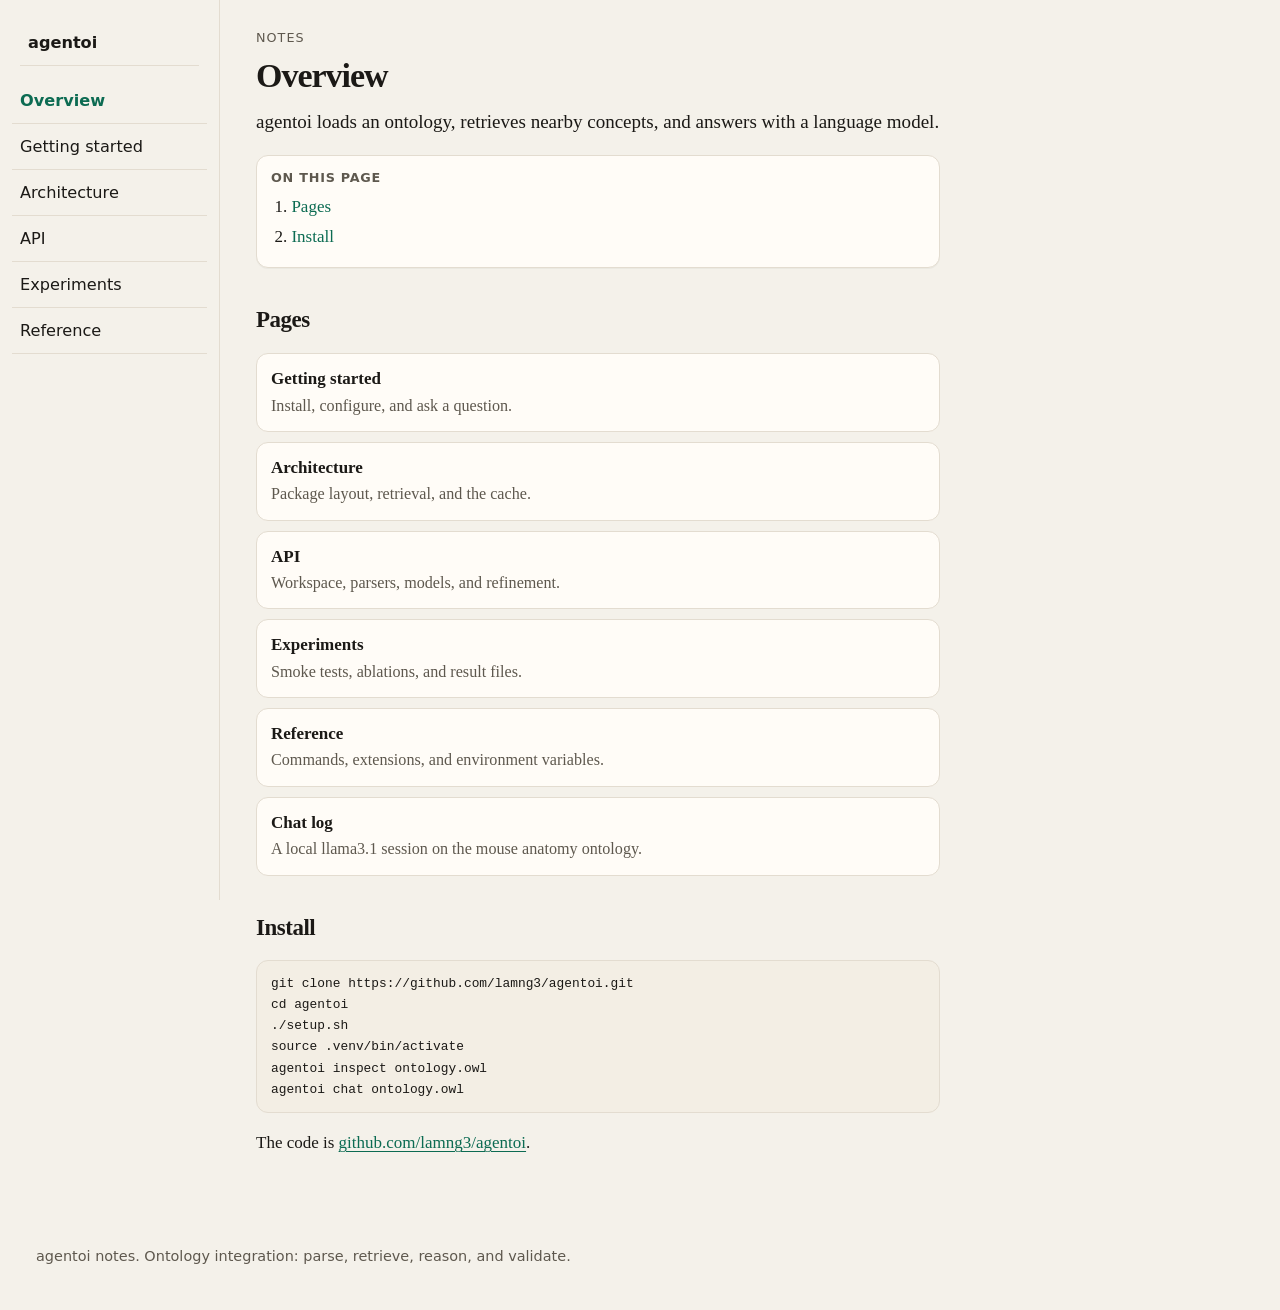
<file: index.html>
<!DOCTYPE html>
<html lang="en">
<head>
<meta charset="utf-8">
<meta name="viewport" content="width=device-width, initial-scale=1">
<title>Overview — agentoi</title>
<meta name="description" content="agentoi documentation: install, architecture, API, and experiments.">
<link rel="stylesheet" href="style.css">
</head>
<body>
<a class="skip" href="#content">Skip to content</a>
<header class="top">
  <a class="brand" href="index.html">agentoi</a>
  <label class="nav-button" for="nav-toggle">Menu</label>
</header>
<input id="nav-toggle" class="nav-toggle" type="checkbox">
<div class="layout">
<nav class="nav">
<a class="brand-desk" href="index.html">agentoi</a><a href="index.html" aria-current="page">Overview</a><a href="getting-started.html">Getting started</a><a href="architecture.html">Architecture</a><a href="api.html">API</a><a href="experiments.html">Experiments</a><a href="reference.html">Reference</a>
</nav>
<main id="content">
<p class="kicker">Notes</p>
<h1>Overview</h1>
<p class="lede">agentoi loads an ontology, retrieves nearby concepts, and answers with a language model.</p>

<nav class="toc"><strong>On this page</strong><ol><li><a href="#pages">Pages</a></li><li><a href="#install">Install</a></li></ol></nav>
<h2 id="pages">Pages</h2>
<div class="cards">
<a class="card" href="getting-started.html"><strong>Getting started</strong><span>Install, configure, and ask a question.</span></a>
<a class="card" href="architecture.html"><strong>Architecture</strong><span>Package layout, retrieval, and the cache.</span></a>
<a class="card" href="api.html"><strong>API</strong><span>Workspace, parsers, models, and refinement.</span></a>
<a class="card" href="experiments.html"><strong>Experiments</strong><span>Smoke tests, ablations, and result files.</span></a>
<a class="card" href="reference.html"><strong>Reference</strong><span>Commands, extensions, and environment variables.</span></a>
<a class="card" href="chat-log.html"><strong>Chat log</strong><span>A local llama3.1 session on the mouse anatomy ontology.</span></a>
</div>
<h2 id="install">Install</h2>
<pre><code>git clone https://github.com/lamng3/agentoi.git
cd agentoi
./setup.sh
source .venv/bin/activate
agentoi inspect ontology.owl
agentoi chat ontology.owl</code></pre>
<p>The code is <a href="https://github.com/lamng3/agentoi">github.com/lamng3/agentoi</a>.</p>

</main>
</div>
<footer class="site">agentoi notes. Ontology integration: parse, retrieve, reason, and validate.</footer>
</body>
</html>
</file>
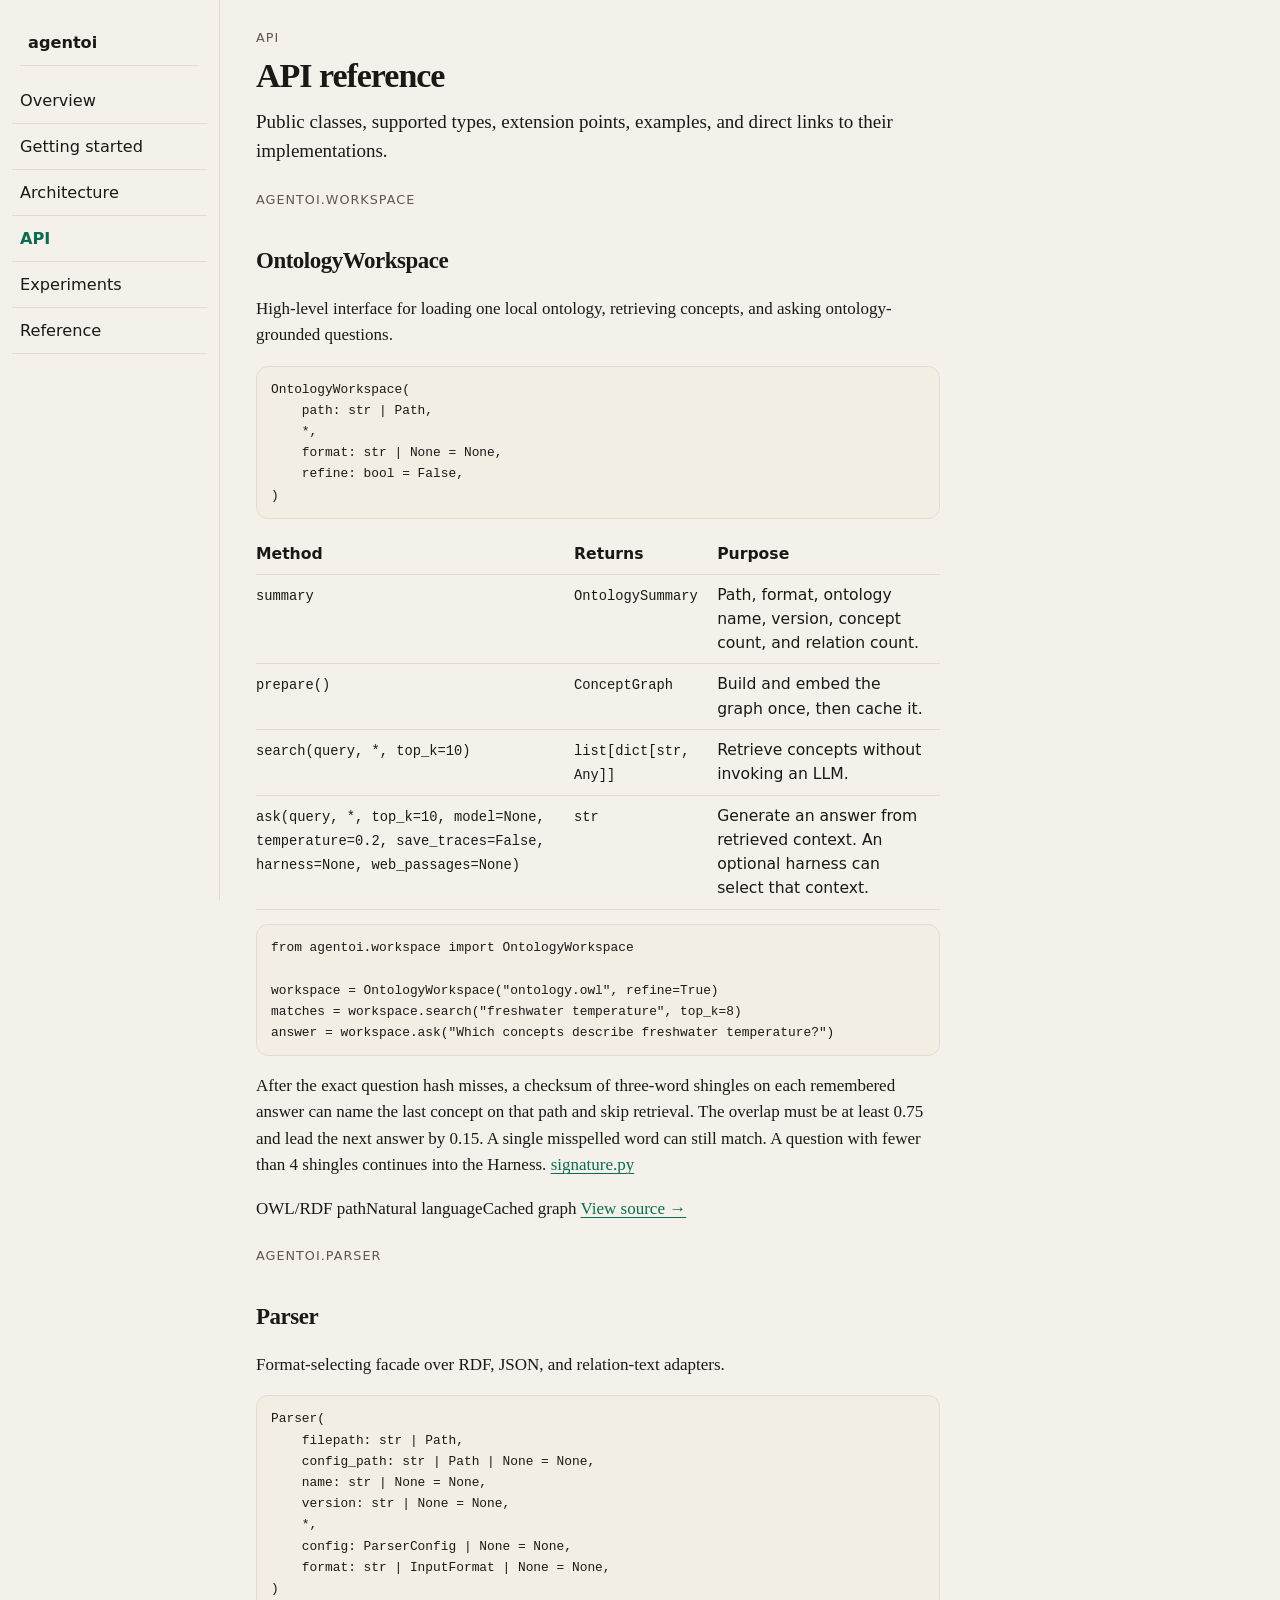
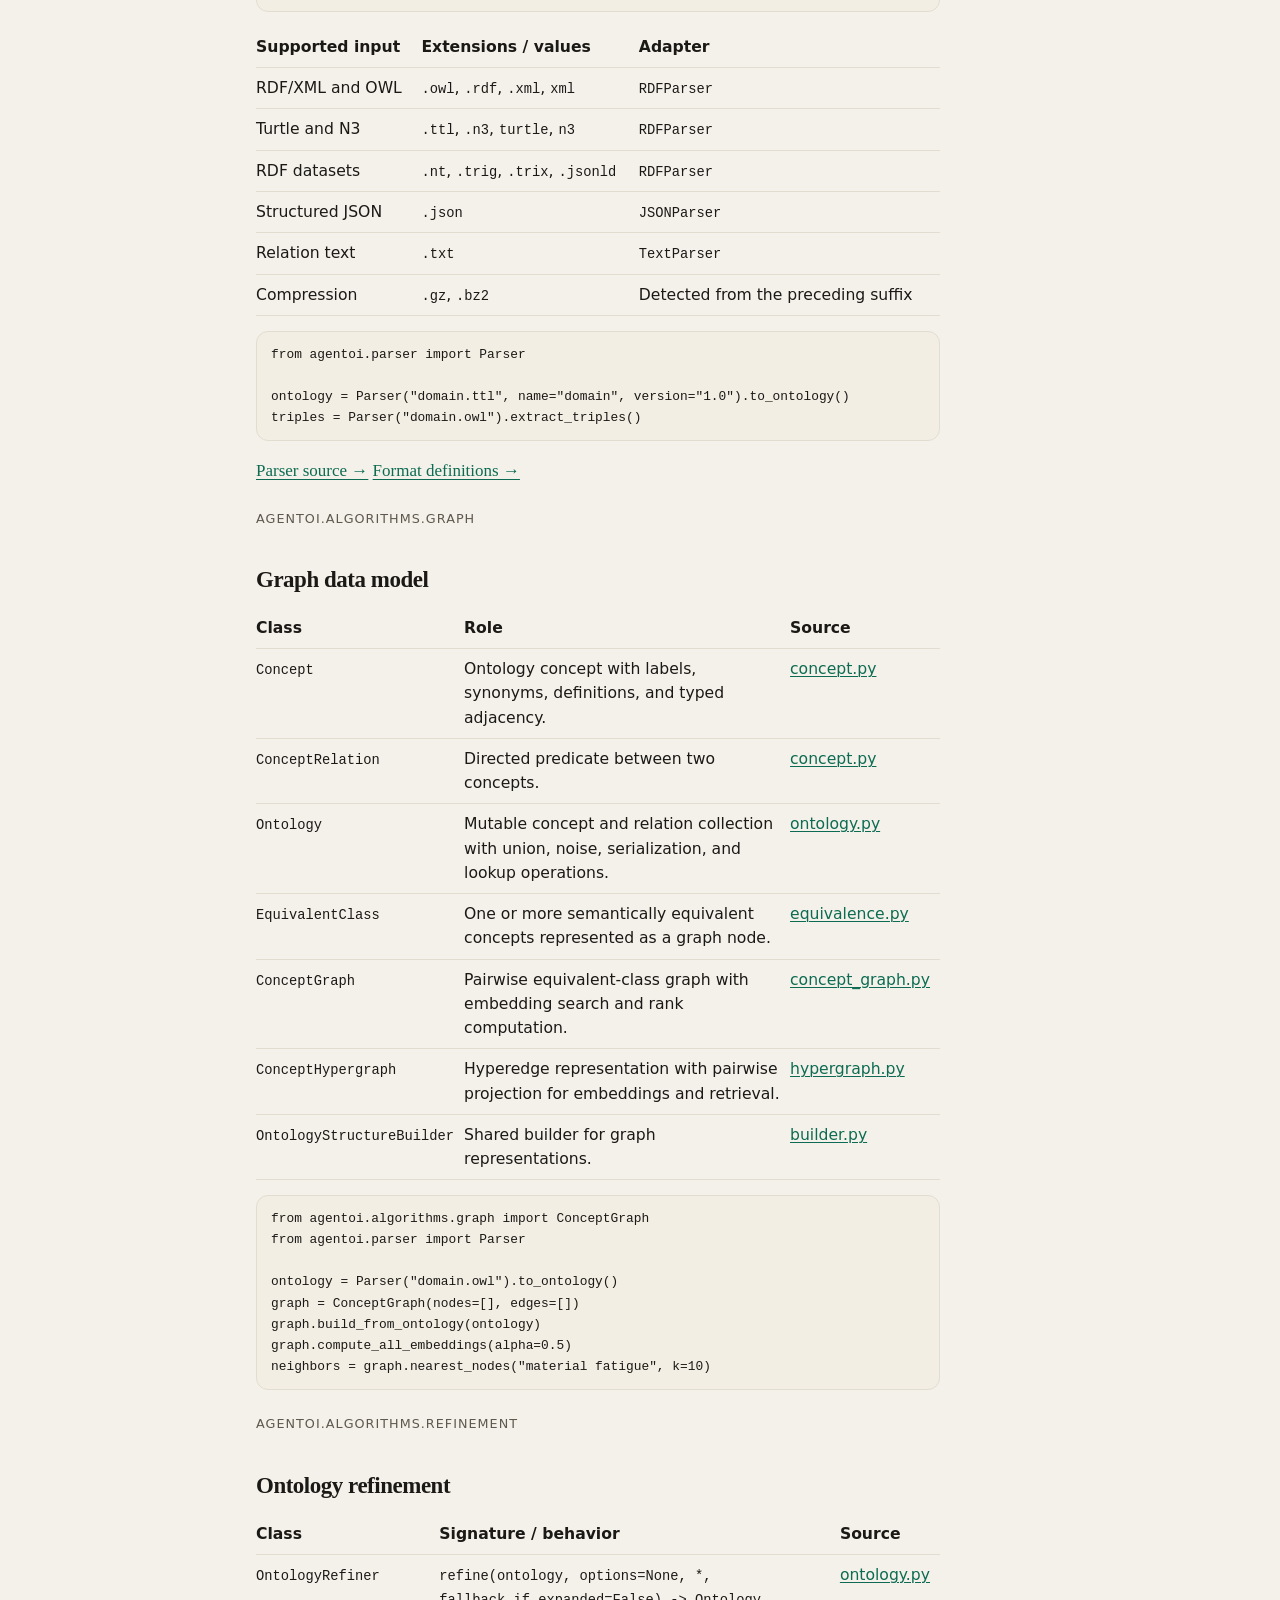
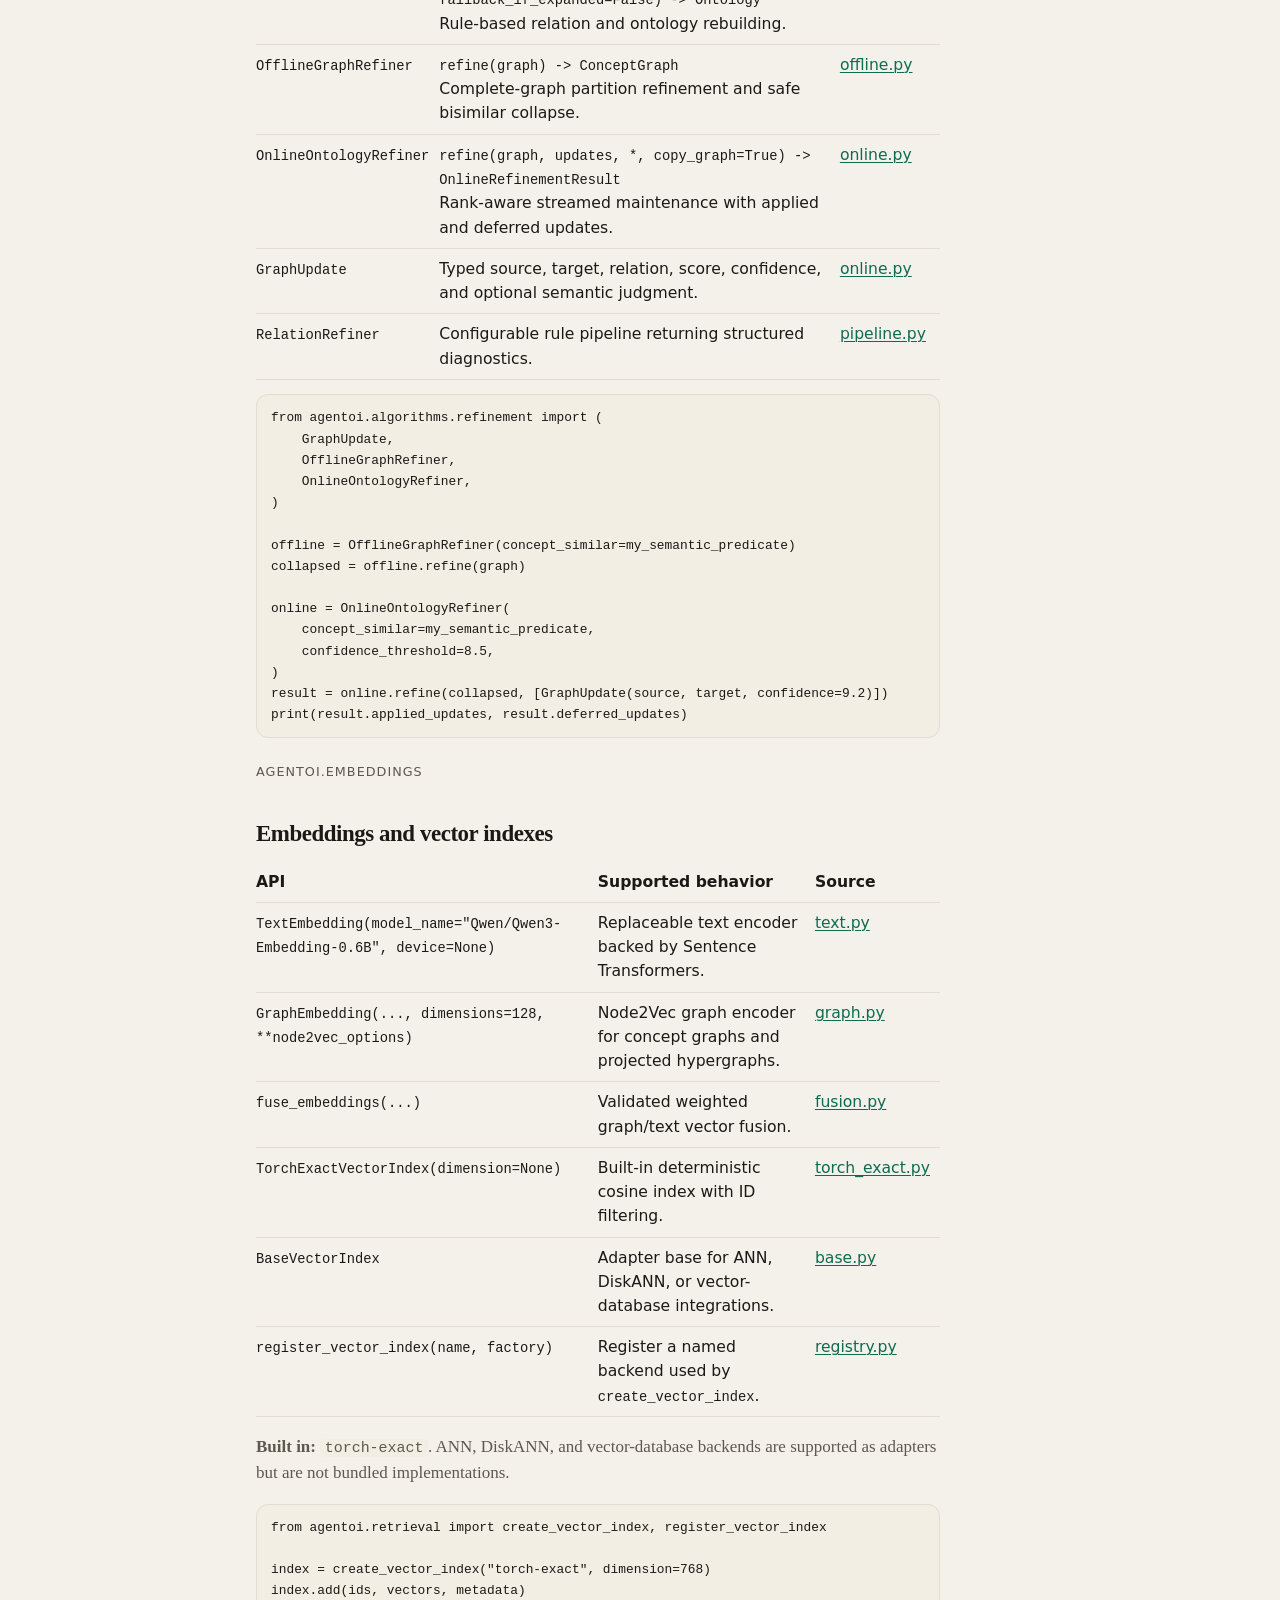
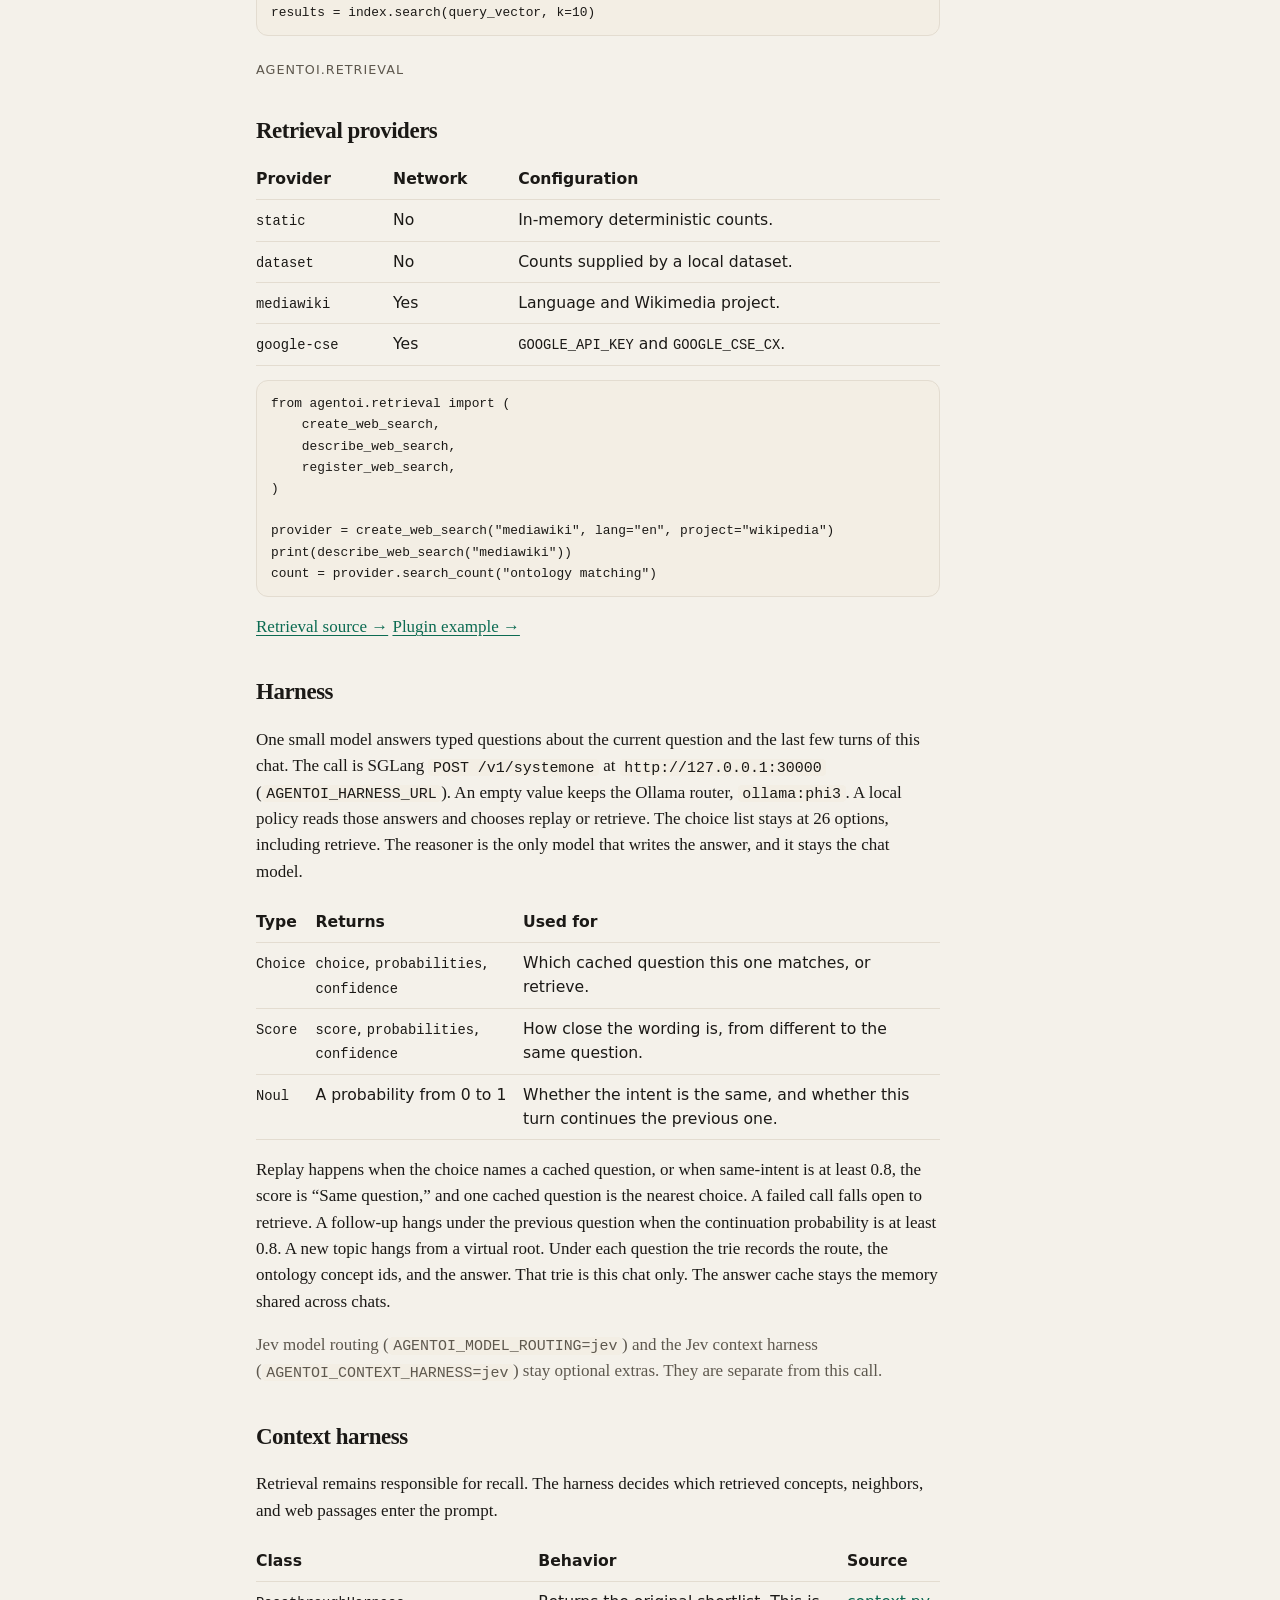
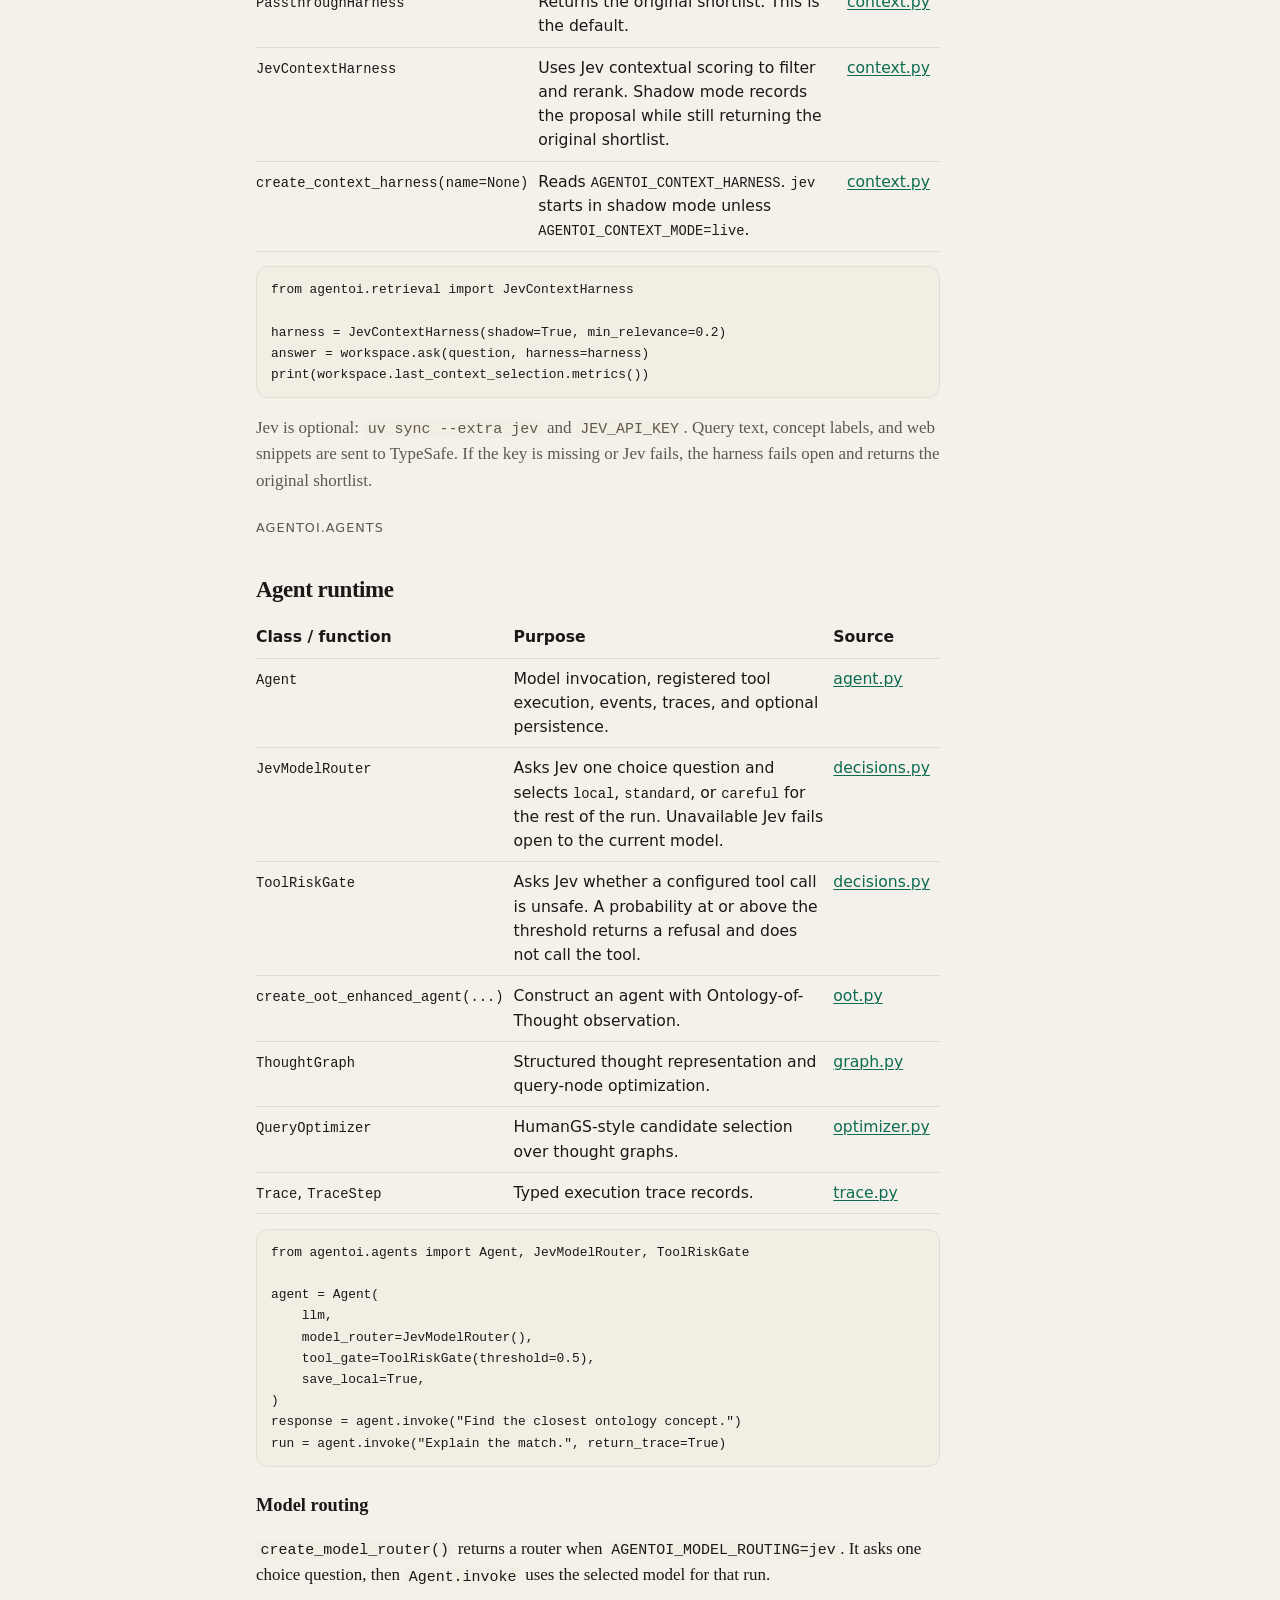
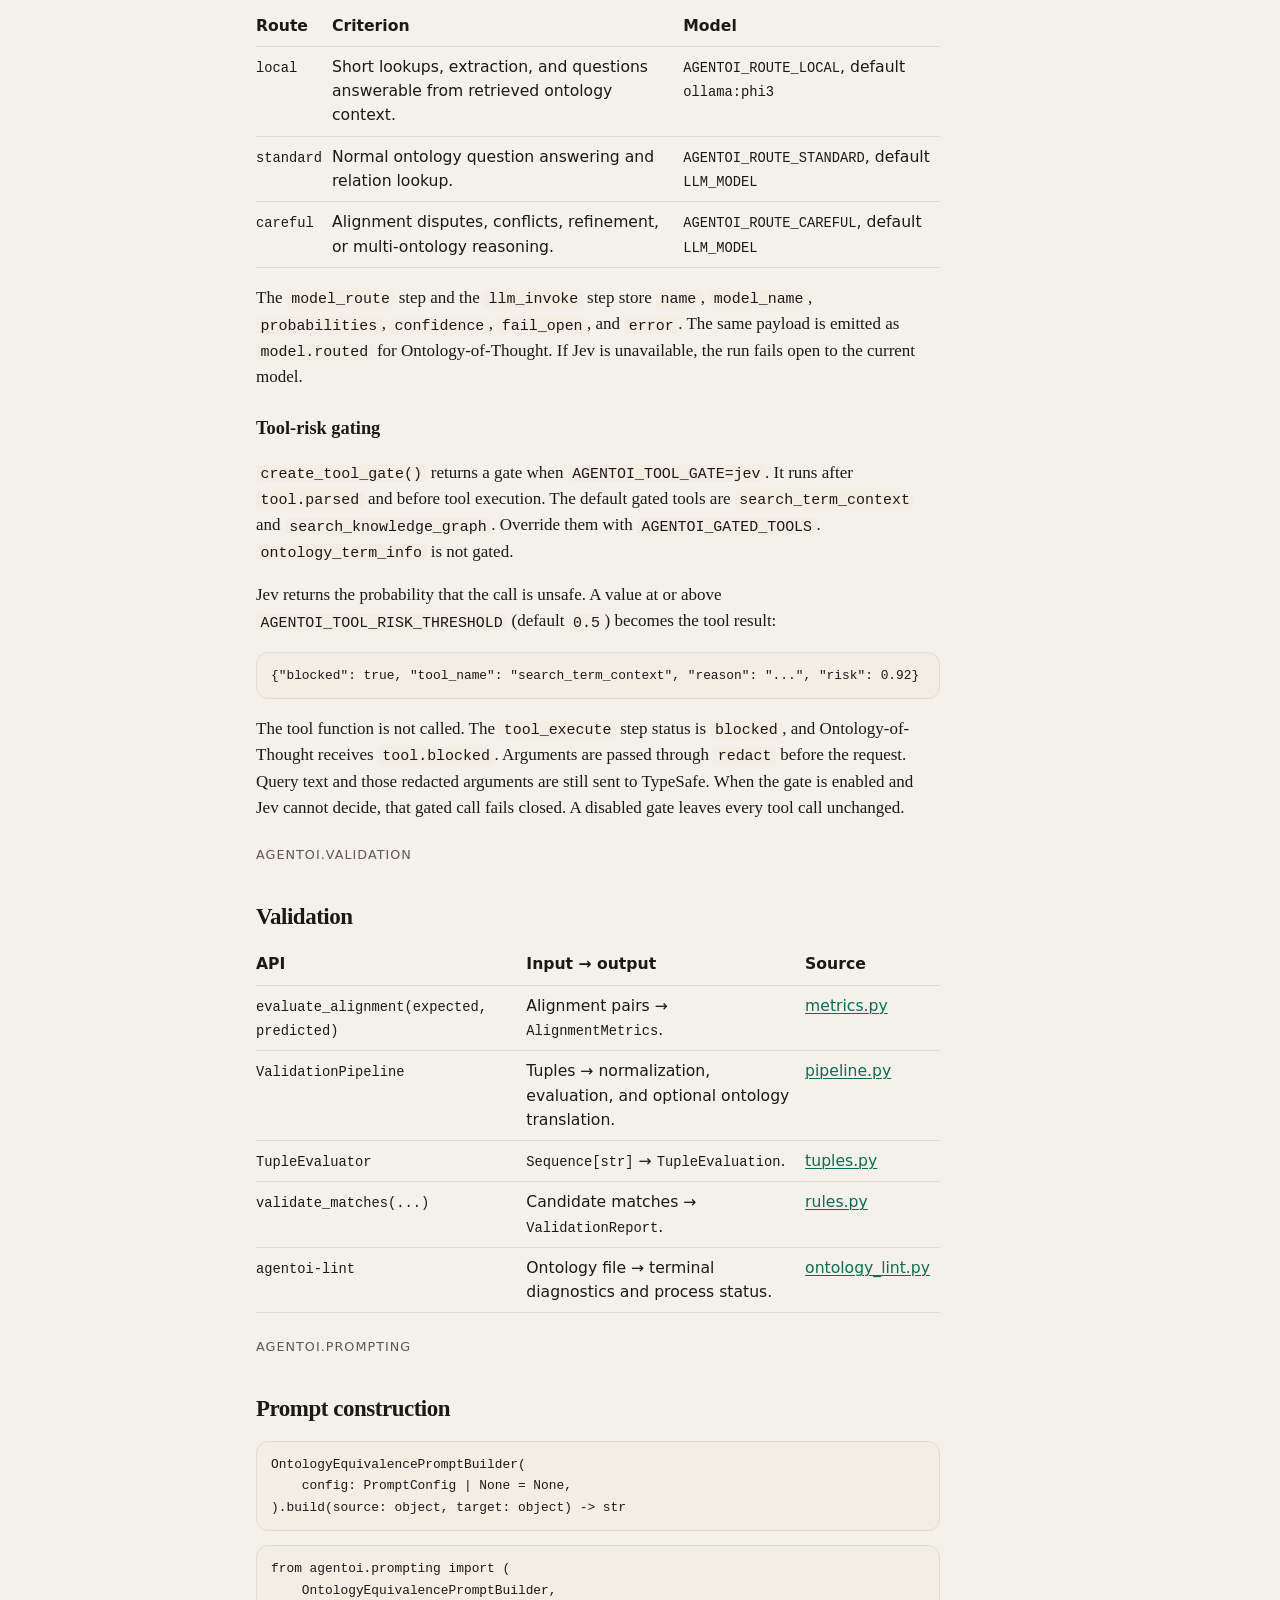
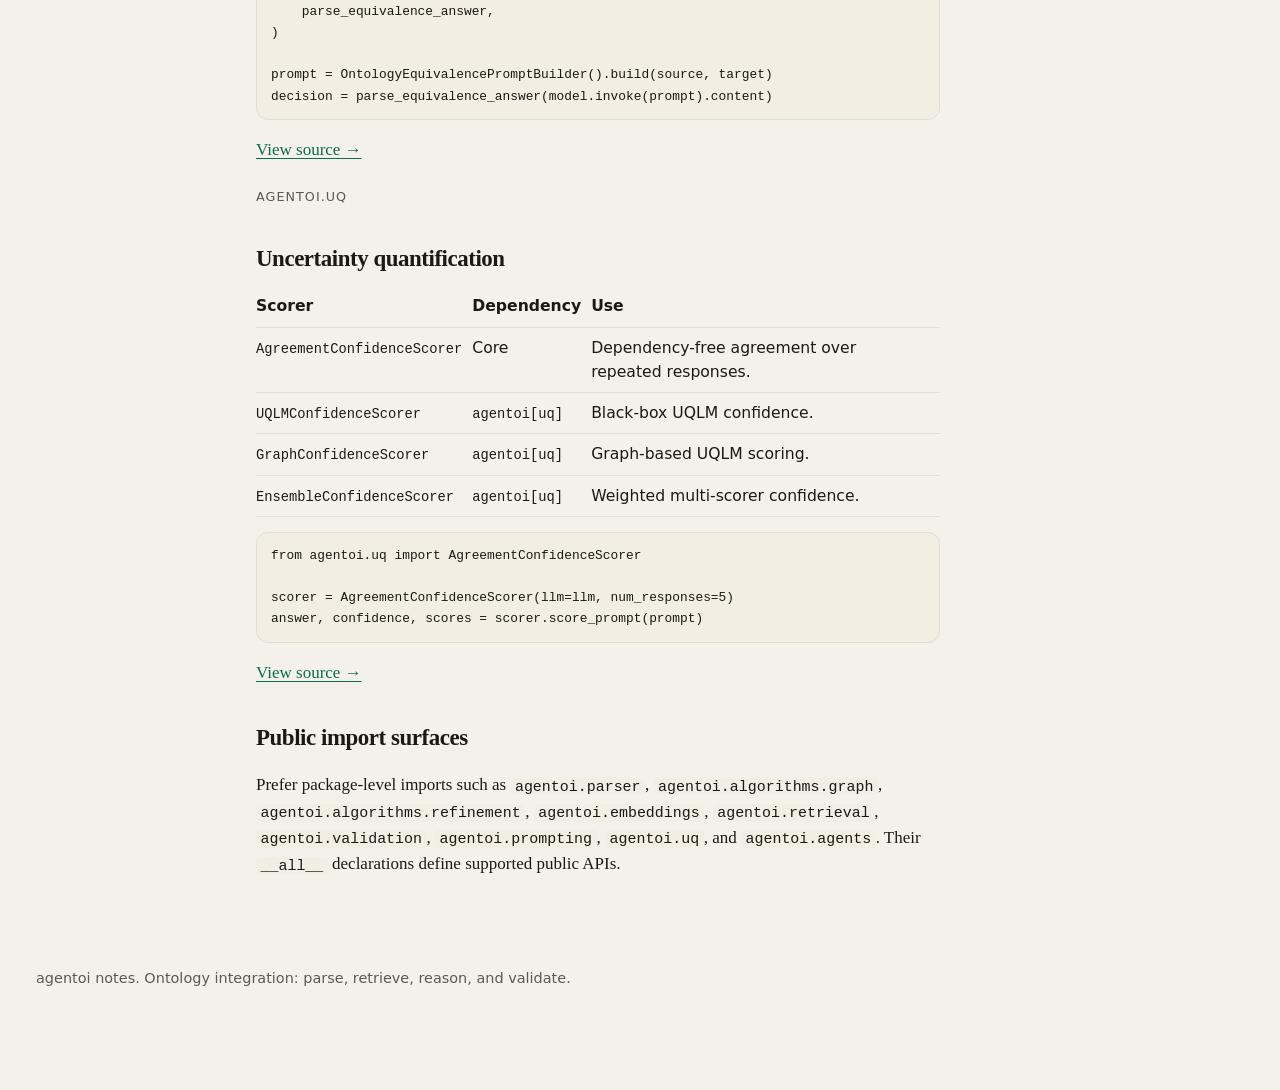
<file: api.html>
<!DOCTYPE html>
<html lang="en">
<head>
<meta charset="utf-8">
<meta name="viewport" content="width=device-width, initial-scale=1">
<title>API reference — agentoi</title>
<meta name="description" content="Public classes and the calls they expose.">
<link rel="stylesheet" href="style.css">
</head>
<body>
<a class="skip" href="#content">Skip to content</a>
<header class="top">
  <a class="brand" href="index.html">agentoi</a>
  <label class="nav-button" for="nav-toggle">Menu</label>
</header>
<input id="nav-toggle" class="nav-toggle" type="checkbox">
<div class="layout">
<nav class="nav">
<a class="brand-desk" href="index.html">agentoi</a><a href="index.html">Overview</a><a href="getting-started.html">Getting started</a><a href="architecture.html">Architecture</a><a href="api.html" aria-current="page">API</a><a href="experiments.html">Experiments</a><a href="reference.html">Reference</a>
</nav>
<main id="content">
<p class="kicker">API</p>
<h1>API reference</h1>
<p class="lede">Public classes, supported types, extension points, examples, and direct links to their implementations.</p>
<section id="workspace" class="api-section">
      <p class="eyebrow">agentoi.workspace</p>
      <h2>OntologyWorkspace</h2>
      <p>High-level interface for loading one local ontology, retrieving concepts, and asking ontology-grounded questions.</p>
      <pre class="signature"><code>OntologyWorkspace(
    path: str | Path,
    *,
    format: str | None = None,
    refine: bool = False,
)</code></pre>
      <table>
        <tr><th>Method</th><th>Returns</th><th>Purpose</th></tr>
        <tr><td><code>summary</code></td><td><code>OntologySummary</code></td><td>Path, format, ontology name, version, concept count, and relation count.</td></tr>
        <tr><td><code>prepare()</code></td><td><code>ConceptGraph</code></td><td>Build and embed the graph once, then cache it.</td></tr>
        <tr><td><code>search(query, *, top_k=10)</code></td><td><code>list[dict[str, Any]]</code></td><td>Retrieve concepts without invoking an LLM.</td></tr>
        <tr><td><code>ask(query, *, top_k=10, model=None, temperature=0.2, save_traces=False, harness=None, web_passages=None)</code></td><td><code>str</code></td><td>Generate an answer from retrieved context. An optional harness can select that context.</td></tr>
      </table>
      <pre><code>from agentoi.workspace import OntologyWorkspace

workspace = OntologyWorkspace("ontology.owl", refine=True)
matches = workspace.search("freshwater temperature", top_k=8)
answer = workspace.ask("Which concepts describe freshwater temperature?")</code></pre>
      <p>After the exact question hash misses, a checksum of three-word shingles on each remembered answer can name the last concept on that path and skip retrieval. The overlap must be at least 0.75 and lead the next answer by 0.15. A single misspelled word can still match. A question with fewer than 4 shingles continues into the Harness. <a class="source-link" href="https://github.com/lamng3/agentoi/blob/master/src/agentoi/memory/signature.py">signature.py</a></p>
      <p><span class="badge">OWL/RDF path</span><span class="badge">Natural language</span><span class="badge">Cached graph</span> <a class="source-link" href="https://github.com/lamng3/agentoi/blob/master/src/agentoi/workspace.py">View source →</a></p>
    </section>

    <section id="parsing" class="api-section">
      <p class="eyebrow">agentoi.parser</p>
      <h2>Parser</h2>
      <p>Format-selecting facade over RDF, JSON, and relation-text adapters.</p>
      <pre class="signature"><code>Parser(
    filepath: str | Path,
    config_path: str | Path | None = None,
    name: str | None = None,
    version: str | None = None,
    *,
    config: ParserConfig | None = None,
    format: str | InputFormat | None = None,
)</code></pre>
      <table>
        <tr><th>Supported input</th><th>Extensions / values</th><th>Adapter</th></tr>
        <tr><td>RDF/XML and OWL</td><td><code>.owl</code>, <code>.rdf</code>, <code>.xml</code>, <code>xml</code></td><td><code>RDFParser</code></td></tr>
        <tr><td>Turtle and N3</td><td><code>.ttl</code>, <code>.n3</code>, <code>turtle</code>, <code>n3</code></td><td><code>RDFParser</code></td></tr>
        <tr><td>RDF datasets</td><td><code>.nt</code>, <code>.trig</code>, <code>.trix</code>, <code>.jsonld</code></td><td><code>RDFParser</code></td></tr>
        <tr><td>Structured JSON</td><td><code>.json</code></td><td><code>JSONParser</code></td></tr>
        <tr><td>Relation text</td><td><code>.txt</code></td><td><code>TextParser</code></td></tr>
        <tr><td>Compression</td><td><code>.gz</code>, <code>.bz2</code></td><td>Detected from the preceding suffix</td></tr>
      </table>
      <pre><code>from agentoi.parser import Parser

ontology = Parser("domain.ttl", name="domain", version="1.0").to_ontology()
triples = Parser("domain.owl").extract_triples()</code></pre>
      <p><a class="source-link" href="https://github.com/lamng3/agentoi/blob/master/src/agentoi/parser/parser.py">Parser source →</a> <a class="source-link" href="https://github.com/lamng3/agentoi/blob/master/src/agentoi/parser/formats.py">Format definitions →</a></p>
    </section>

    <section id="graphs" class="api-section">
      <p class="eyebrow">agentoi.algorithms.graph</p>
      <h2>Graph data model</h2>
      <table>
        <tr><th>Class</th><th>Role</th><th>Source</th></tr>
        <tr><td><code>Concept</code></td><td>Ontology concept with labels, synonyms, definitions, and typed adjacency.</td><td><a href="https://github.com/lamng3/agentoi/blob/master/src/agentoi/algorithms/graph/concept.py">concept.py</a></td></tr>
        <tr><td><code>ConceptRelation</code></td><td>Directed predicate between two concepts.</td><td><a href="https://github.com/lamng3/agentoi/blob/master/src/agentoi/algorithms/graph/concept.py">concept.py</a></td></tr>
        <tr><td><code>Ontology</code></td><td>Mutable concept and relation collection with union, noise, serialization, and lookup operations.</td><td><a href="https://github.com/lamng3/agentoi/blob/master/src/agentoi/algorithms/graph/ontology.py">ontology.py</a></td></tr>
        <tr><td><code>EquivalentClass</code></td><td>One or more semantically equivalent concepts represented as a graph node.</td><td><a href="https://github.com/lamng3/agentoi/blob/master/src/agentoi/algorithms/graph/equivalence.py">equivalence.py</a></td></tr>
        <tr><td><code>ConceptGraph</code></td><td>Pairwise equivalent-class graph with embedding search and rank computation.</td><td><a href="https://github.com/lamng3/agentoi/blob/master/src/agentoi/algorithms/graph/concept_graph.py">concept_graph.py</a></td></tr>
        <tr><td><code>ConceptHypergraph</code></td><td>Hyperedge representation with pairwise projection for embeddings and retrieval.</td><td><a href="https://github.com/lamng3/agentoi/blob/master/src/agentoi/algorithms/graph/hypergraph.py">hypergraph.py</a></td></tr>
        <tr><td><code>OntologyStructureBuilder</code></td><td>Shared builder for graph representations.</td><td><a href="https://github.com/lamng3/agentoi/blob/master/src/agentoi/algorithms/graph/builder.py">builder.py</a></td></tr>
      </table>
      <pre><code>from agentoi.algorithms.graph import ConceptGraph
from agentoi.parser import Parser

ontology = Parser("domain.owl").to_ontology()
graph = ConceptGraph(nodes=[], edges=[])
graph.build_from_ontology(ontology)
graph.compute_all_embeddings(alpha=0.5)
neighbors = graph.nearest_nodes("material fatigue", k=10)</code></pre>
    </section>

    <section id="refinement" class="api-section">
      <p class="eyebrow">agentoi.algorithms.refinement</p>
      <h2>Ontology refinement</h2>
      <table>
        <tr><th>Class</th><th>Signature / behavior</th><th>Source</th></tr>
        <tr><td><code>OntologyRefiner</code></td><td><code>refine(ontology, options=None, *, fallback_if_expanded=False) -&gt; Ontology</code><br>Rule-based relation and ontology rebuilding.</td><td><a href="https://github.com/lamng3/agentoi/blob/master/src/agentoi/algorithms/refinement/ontology.py">ontology.py</a></td></tr>
        <tr><td><code>OfflineGraphRefiner</code></td><td><code>refine(graph) -&gt; ConceptGraph</code><br>Complete-graph partition refinement and safe bisimilar collapse.</td><td><a href="https://github.com/lamng3/agentoi/blob/master/src/agentoi/algorithms/refinement/offline.py">offline.py</a></td></tr>
        <tr><td><code>OnlineOntologyRefiner</code></td><td><code>refine(graph, updates, *, copy_graph=True) -&gt; OnlineRefinementResult</code><br>Rank-aware streamed maintenance with applied and deferred updates.</td><td><a href="https://github.com/lamng3/agentoi/blob/master/src/agentoi/algorithms/refinement/online.py">online.py</a></td></tr>
        <tr><td><code>GraphUpdate</code></td><td>Typed source, target, relation, score, confidence, and optional semantic judgment.</td><td><a href="https://github.com/lamng3/agentoi/blob/master/src/agentoi/algorithms/refinement/online.py">online.py</a></td></tr>
        <tr><td><code>RelationRefiner</code></td><td>Configurable rule pipeline returning structured diagnostics.</td><td><a href="https://github.com/lamng3/agentoi/blob/master/src/agentoi/algorithms/refinement/pipeline.py">pipeline.py</a></td></tr>
      </table>
      <pre><code>from agentoi.algorithms.refinement import (
    GraphUpdate,
    OfflineGraphRefiner,
    OnlineOntologyRefiner,
)

offline = OfflineGraphRefiner(concept_similar=my_semantic_predicate)
collapsed = offline.refine(graph)

online = OnlineOntologyRefiner(
    concept_similar=my_semantic_predicate,
    confidence_threshold=8.5,
)
result = online.refine(collapsed, [GraphUpdate(source, target, confidence=9.2)])
print(result.applied_updates, result.deferred_updates)</code></pre>
    </section>

    <section id="embeddings" class="api-section">
      <p class="eyebrow">agentoi.embeddings</p>
      <h2>Embeddings and vector indexes</h2>
      <table>
        <tr><th>API</th><th>Supported behavior</th><th>Source</th></tr>
        <tr><td><code>TextEmbedding(model_name="Qwen/Qwen3-Embedding-0.6B", device=None)</code></td><td>Replaceable text encoder backed by Sentence Transformers.</td><td><a href="https://github.com/lamng3/agentoi/blob/master/src/agentoi/embeddings/encoders/text.py">text.py</a></td></tr>
        <tr><td><code>GraphEmbedding(..., dimensions=128, **node2vec_options)</code></td><td>Node2Vec graph encoder for concept graphs and projected hypergraphs.</td><td><a href="https://github.com/lamng3/agentoi/blob/master/src/agentoi/embeddings/encoders/graph.py">graph.py</a></td></tr>
        <tr><td><code>fuse_embeddings(...)</code></td><td>Validated weighted graph/text vector fusion.</td><td><a href="https://github.com/lamng3/agentoi/blob/master/src/agentoi/embeddings/fusion.py">fusion.py</a></td></tr>
        <tr><td><code>TorchExactVectorIndex(dimension=None)</code></td><td>Built-in deterministic cosine index with ID filtering.</td><td><a href="https://github.com/lamng3/agentoi/blob/master/src/agentoi/embeddings/vector_index/torch_exact.py">torch_exact.py</a></td></tr>
        <tr><td><code>BaseVectorIndex</code></td><td>Adapter base for ANN, DiskANN, or vector-database integrations.</td><td><a href="https://github.com/lamng3/agentoi/blob/master/src/agentoi/embeddings/vector_index/base.py">base.py</a></td></tr>
        <tr><td><code>register_vector_index(name, factory)</code></td><td>Register a named backend used by <code>create_vector_index</code>.</td><td><a href="https://github.com/lamng3/agentoi/blob/master/src/agentoi/embeddings/vector_index/registry.py">registry.py</a></td></tr>
      </table>
      <p class="note"><strong>Built in:</strong> <code>torch-exact</code>. ANN, DiskANN, and vector-database backends are supported as adapters but are not bundled implementations.</p>
      <pre><code>from agentoi.retrieval import create_vector_index, register_vector_index

index = create_vector_index("torch-exact", dimension=768)
index.add(ids, vectors, metadata)
results = index.search(query_vector, k=10)</code></pre>
    </section>

    <section id="retrieval" class="api-section">
      <p class="eyebrow">agentoi.retrieval</p>
      <h2>Retrieval providers</h2>
      <table>
        <tr><th>Provider</th><th>Network</th><th>Configuration</th></tr>
        <tr><td><code>static</code></td><td>No</td><td>In-memory deterministic counts.</td></tr>
        <tr><td><code>dataset</code></td><td>No</td><td>Counts supplied by a local dataset.</td></tr>
        <tr><td><code>mediawiki</code></td><td>Yes</td><td>Language and Wikimedia project.</td></tr>
        <tr><td><code>google-cse</code></td><td>Yes</td><td><code>GOOGLE_API_KEY</code> and <code>GOOGLE_CSE_CX</code>.</td></tr>
      </table>
      <pre><code>from agentoi.retrieval import (
    create_web_search,
    describe_web_search,
    register_web_search,
)

provider = create_web_search("mediawiki", lang="en", project="wikipedia")
print(describe_web_search("mediawiki"))
count = provider.search_count("ontology matching")</code></pre>
      <p><a class="source-link" href="https://github.com/lamng3/agentoi/tree/master/src/agentoi/retrieval">Retrieval source →</a> <a class="source-link" href="https://github.com/lamng3/agentoi/blob/master/examples/retrieval_plugins.py">Plugin example →</a></p>

      <h2 id="harness">Harness</h2>
      <p>One small model answers typed questions about the current question and the last few turns of this chat. The call is SGLang <code>POST /v1/systemone</code> at <code>http://127.0.0.1:30000</code> (<code>AGENTOI_HARNESS_URL</code>). An empty value keeps the Ollama router, <code>ollama:phi3</code>. A local policy reads those answers and chooses replay or retrieve. The choice list stays at 26 options, including retrieve. The reasoner is the only model that writes the answer, and it stays the chat model.</p>
      <table>
        <tr><th>Type</th><th>Returns</th><th>Used for</th></tr>
        <tr><td><code>Choice</code></td><td><code>choice</code>, <code>probabilities</code>, <code>confidence</code></td><td>Which cached question this one matches, or retrieve.</td></tr>
        <tr><td><code>Score</code></td><td><code>score</code>, <code>probabilities</code>, <code>confidence</code></td><td>How close the wording is, from different to the same question.</td></tr>
        <tr><td><code>Noul</code></td><td>A probability from 0 to 1</td><td>Whether the intent is the same, and whether this turn continues the previous one.</td></tr>
      </table>
      <p>Replay happens when the choice names a cached question, or when same-intent is at least 0.8, the score is “Same question,” and one cached question is the nearest choice. A failed call falls open to retrieve. A follow-up hangs under the previous question when the continuation probability is at least 0.8. A new topic hangs from a virtual root. Under each question the trie records the route, the ontology concept ids, and the answer. That trie is this chat only. The answer cache stays the memory shared across chats.</p>
      <p class="note">Jev model routing (<code>AGENTOI_MODEL_ROUTING=jev</code>) and the Jev context harness (<code>AGENTOI_CONTEXT_HARNESS=jev</code>) stay optional extras. They are separate from this call.</p>

      <h2>Context harness</h2>
      <p>Retrieval remains responsible for recall. The harness decides which retrieved concepts, neighbors, and web passages enter the prompt.</p>
      <table>
        <tr><th>Class</th><th>Behavior</th><th>Source</th></tr>
        <tr><td><code>PassthroughHarness</code></td><td>Returns the original shortlist. This is the default.</td><td><a href="https://github.com/lamng3/agentoi/blob/master/src/agentoi/retrieval/context.py">context.py</a></td></tr>
        <tr><td><code>JevContextHarness</code></td><td>Uses Jev contextual scoring to filter and rerank. Shadow mode records the proposal while still returning the original shortlist.</td><td><a href="https://github.com/lamng3/agentoi/blob/master/src/agentoi/retrieval/context.py">context.py</a></td></tr>
        <tr><td><code>create_context_harness(name=None)</code></td><td>Reads <code>AGENTOI_CONTEXT_HARNESS</code>. <code>jev</code> starts in shadow mode unless <code>AGENTOI_CONTEXT_MODE=live</code>.</td><td><a href="https://github.com/lamng3/agentoi/blob/master/src/agentoi/retrieval/context.py">context.py</a></td></tr>
      </table>
      <pre><code>from agentoi.retrieval import JevContextHarness

harness = JevContextHarness(shadow=True, min_relevance=0.2)
answer = workspace.ask(question, harness=harness)
print(workspace.last_context_selection.metrics())</code></pre>
      <p class="note">Jev is optional: <code>uv sync --extra jev</code> and <code>JEV_API_KEY</code>. Query text, concept labels, and web snippets are sent to TypeSafe. If the key is missing or Jev fails, the harness fails open and returns the original shortlist.</p>
    </section>

    <section id="agents" class="api-section">
      <p class="eyebrow">agentoi.agents</p>
      <h2>Agent runtime</h2>
      <table>
        <tr><th>Class / function</th><th>Purpose</th><th>Source</th></tr>
        <tr><td><code>Agent</code></td><td>Model invocation, registered tool execution, events, traces, and optional persistence.</td><td><a href="https://github.com/lamng3/agentoi/blob/master/src/agentoi/agents/core/agent.py">agent.py</a></td></tr>
        <tr><td><code>JevModelRouter</code></td><td>Asks Jev one choice question and selects <code>local</code>, <code>standard</code>, or <code>careful</code> for the rest of the run. Unavailable Jev fails open to the current model.</td><td><a href="https://github.com/lamng3/agentoi/blob/master/src/agentoi/agents/decisions.py">decisions.py</a></td></tr>
        <tr><td><code>ToolRiskGate</code></td><td>Asks Jev whether a configured tool call is unsafe. A probability at or above the threshold returns a refusal and does not call the tool.</td><td><a href="https://github.com/lamng3/agentoi/blob/master/src/agentoi/agents/decisions.py">decisions.py</a></td></tr>
        <tr><td><code>create_oot_enhanced_agent(...)</code></td><td>Construct an agent with Ontology-of-Thought observation.</td><td><a href="https://github.com/lamng3/agentoi/blob/master/src/agentoi/agents/observers/oot.py">oot.py</a></td></tr>
        <tr><td><code>ThoughtGraph</code></td><td>Structured thought representation and query-node optimization.</td><td><a href="https://github.com/lamng3/agentoi/blob/master/src/agentoi/agents/ontology_of_thought/graph.py">graph.py</a></td></tr>
        <tr><td><code>QueryOptimizer</code></td><td>HumanGS-style candidate selection over thought graphs.</td><td><a href="https://github.com/lamng3/agentoi/blob/master/src/agentoi/agents/ontology_of_thought/optimizer.py">optimizer.py</a></td></tr>
        <tr><td><code>Trace</code>, <code>TraceStep</code></td><td>Typed execution trace records.</td><td><a href="https://github.com/lamng3/agentoi/blob/master/src/agentoi/agents/runtime/trace.py">trace.py</a></td></tr>
      </table>
      <pre><code>from agentoi.agents import Agent, JevModelRouter, ToolRiskGate

agent = Agent(
    llm,
    model_router=JevModelRouter(),
    tool_gate=ToolRiskGate(threshold=0.5),
    save_local=True,
)
response = agent.invoke("Find the closest ontology concept.")
run = agent.invoke("Explain the match.", return_trace=True)</code></pre>

      <h3>Model routing</h3>
      <p><code>create_model_router()</code> returns a router when <code>AGENTOI_MODEL_ROUTING=jev</code>. It asks one choice question, then <code>Agent.invoke</code> uses the selected model for that run.</p>
      <table>
        <tr><th>Route</th><th>Criterion</th><th>Model</th></tr>
        <tr><td><code>local</code></td><td>Short lookups, extraction, and questions answerable from retrieved ontology context.</td><td><code>AGENTOI_ROUTE_LOCAL</code>, default <code>ollama:phi3</code></td></tr>
        <tr><td><code>standard</code></td><td>Normal ontology question answering and relation lookup.</td><td><code>AGENTOI_ROUTE_STANDARD</code>, default <code>LLM_MODEL</code></td></tr>
        <tr><td><code>careful</code></td><td>Alignment disputes, conflicts, refinement, or multi-ontology reasoning.</td><td><code>AGENTOI_ROUTE_CAREFUL</code>, default <code>LLM_MODEL</code></td></tr>
      </table>
      <p>The <code>model_route</code> step and the <code>llm_invoke</code> step store <code>name</code>, <code>model_name</code>, <code>probabilities</code>, <code>confidence</code>, <code>fail_open</code>, and <code>error</code>. The same payload is emitted as <code>model.routed</code> for Ontology-of-Thought. If Jev is unavailable, the run fails open to the current model.</p>

      <h3>Tool-risk gating</h3>
      <p><code>create_tool_gate()</code> returns a gate when <code>AGENTOI_TOOL_GATE=jev</code>. It runs after <code>tool.parsed</code> and before tool execution. The default gated tools are <code>search_term_context</code> and <code>search_knowledge_graph</code>. Override them with <code>AGENTOI_GATED_TOOLS</code>. <code>ontology_term_info</code> is not gated.</p>
      <p>Jev returns the probability that the call is unsafe. A value at or above <code>AGENTOI_TOOL_RISK_THRESHOLD</code> (default <code>0.5</code>) becomes the tool result:</p>
      <pre><code>{"blocked": true, "tool_name": "search_term_context", "reason": "...", "risk": 0.92}</code></pre>
      <p>The tool function is not called. The <code>tool_execute</code> step status is <code>blocked</code>, and Ontology-of-Thought receives <code>tool.blocked</code>. Arguments are passed through <code>redact</code> before the request. Query text and those redacted arguments are still sent to TypeSafe. When the gate is enabled and Jev cannot decide, that gated call fails closed. A disabled gate leaves every tool call unchanged.</p>
    </section>

    <section id="validation" class="api-section">
      <p class="eyebrow">agentoi.validation</p>
      <h2>Validation</h2>
      <table>
        <tr><th>API</th><th>Input → output</th><th>Source</th></tr>
        <tr><td><code>evaluate_alignment(expected, predicted)</code></td><td>Alignment pairs → <code>AlignmentMetrics</code>.</td><td><a href="https://github.com/lamng3/agentoi/blob/master/src/agentoi/validation/metrics.py">metrics.py</a></td></tr>
        <tr><td><code>ValidationPipeline</code></td><td>Tuples → normalization, evaluation, and optional ontology translation.</td><td><a href="https://github.com/lamng3/agentoi/blob/master/src/agentoi/validation/pipeline.py">pipeline.py</a></td></tr>
        <tr><td><code>TupleEvaluator</code></td><td><code>Sequence[str]</code> → <code>TupleEvaluation</code>.</td><td><a href="https://github.com/lamng3/agentoi/blob/master/src/agentoi/validation/tuples.py">tuples.py</a></td></tr>
        <tr><td><code>validate_matches(...)</code></td><td>Candidate matches → <code>ValidationReport</code>.</td><td><a href="https://github.com/lamng3/agentoi/blob/master/src/agentoi/validation/rules.py">rules.py</a></td></tr>
        <tr><td><code>agentoi-lint</code></td><td>Ontology file → terminal diagnostics and process status.</td><td><a href="https://github.com/lamng3/agentoi/blob/master/src/agentoi/validation/ontology_lint.py">ontology_lint.py</a></td></tr>
      </table>
    </section>

    <section id="prompting" class="api-section">
      <p class="eyebrow">agentoi.prompting</p>
      <h2>Prompt construction</h2>
      <pre class="signature"><code>OntologyEquivalencePromptBuilder(
    config: PromptConfig | None = None,
).build(source: object, target: object) -&gt; str</code></pre>
      <pre><code>from agentoi.prompting import (
    OntologyEquivalencePromptBuilder,
    parse_equivalence_answer,
)

prompt = OntologyEquivalencePromptBuilder().build(source, target)
decision = parse_equivalence_answer(model.invoke(prompt).content)</code></pre>
      <p><a class="source-link" href="https://github.com/lamng3/agentoi/blob/master/src/agentoi/prompting/ontology.py">View source →</a></p>
    </section>

    <section id="uq" class="api-section">
      <p class="eyebrow">agentoi.uq</p>
      <h2>Uncertainty quantification</h2>
      <table>
        <tr><th>Scorer</th><th>Dependency</th><th>Use</th></tr>
        <tr><td><code>AgreementConfidenceScorer</code></td><td>Core</td><td>Dependency-free agreement over repeated responses.</td></tr>
        <tr><td><code>UQLMConfidenceScorer</code></td><td><code>agentoi[uq]</code></td><td>Black-box UQLM confidence.</td></tr>
        <tr><td><code>GraphConfidenceScorer</code></td><td><code>agentoi[uq]</code></td><td>Graph-based UQLM scoring.</td></tr>
        <tr><td><code>EnsembleConfidenceScorer</code></td><td><code>agentoi[uq]</code></td><td>Weighted multi-scorer confidence.</td></tr>
      </table>
      <pre><code>from agentoi.uq import AgreementConfidenceScorer

scorer = AgreementConfidenceScorer(llm=llm, num_responses=5)
answer, confidence, scores = scorer.score_prompt(prompt)</code></pre>
      <p><a class="source-link" href="https://github.com/lamng3/agentoi/tree/master/src/agentoi/uq">View source →</a></p>
    </section>

    <h2>Public import surfaces</h2>
    <p>Prefer package-level imports such as <code>agentoi.parser</code>, <code>agentoi.algorithms.graph</code>, <code>agentoi.algorithms.refinement</code>, <code>agentoi.embeddings</code>, <code>agentoi.retrieval</code>, <code>agentoi.validation</code>, <code>agentoi.prompting</code>, <code>agentoi.uq</code>, and <code>agentoi.agents</code>. Their <code>__all__</code> declarations define supported public APIs.</p>
</main>
</div>
<footer class="site">agentoi notes. Ontology integration: parse, retrieve, reason, and validate.</footer>
</body>
</html>
</file>
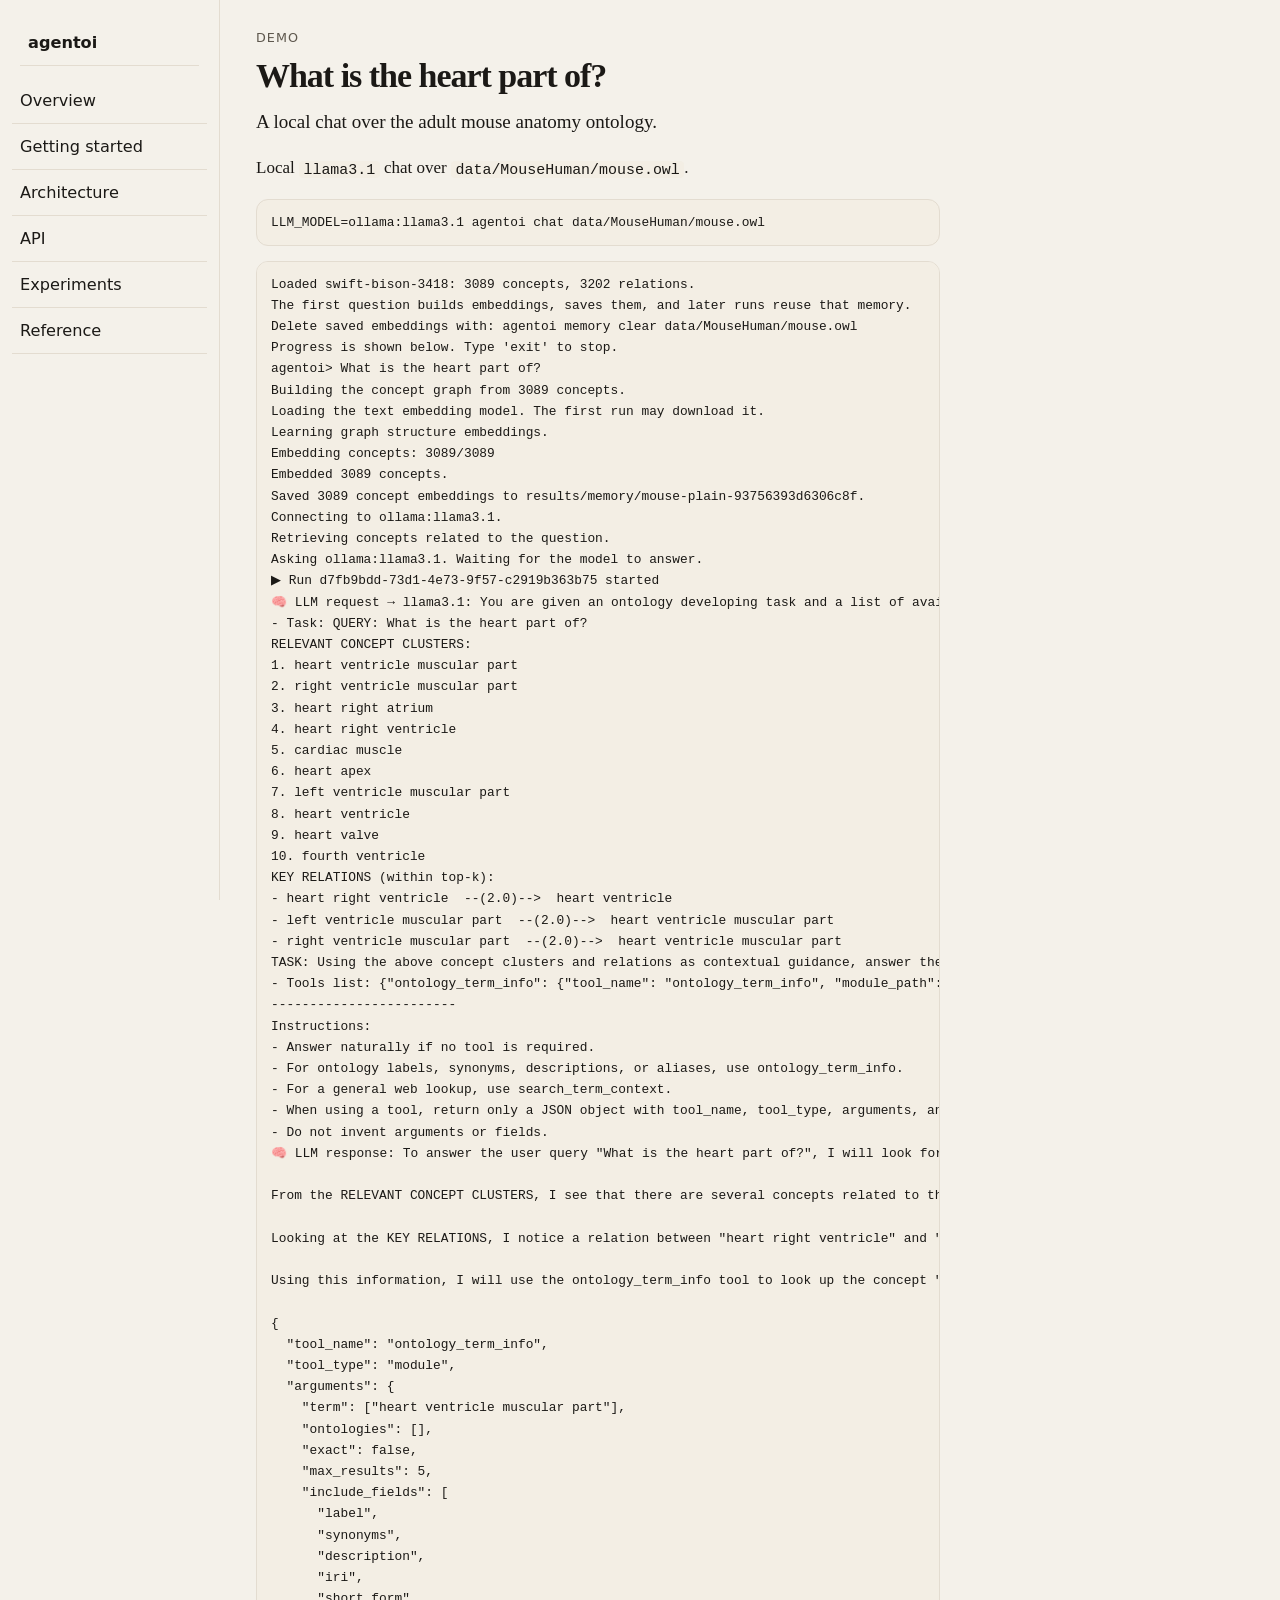
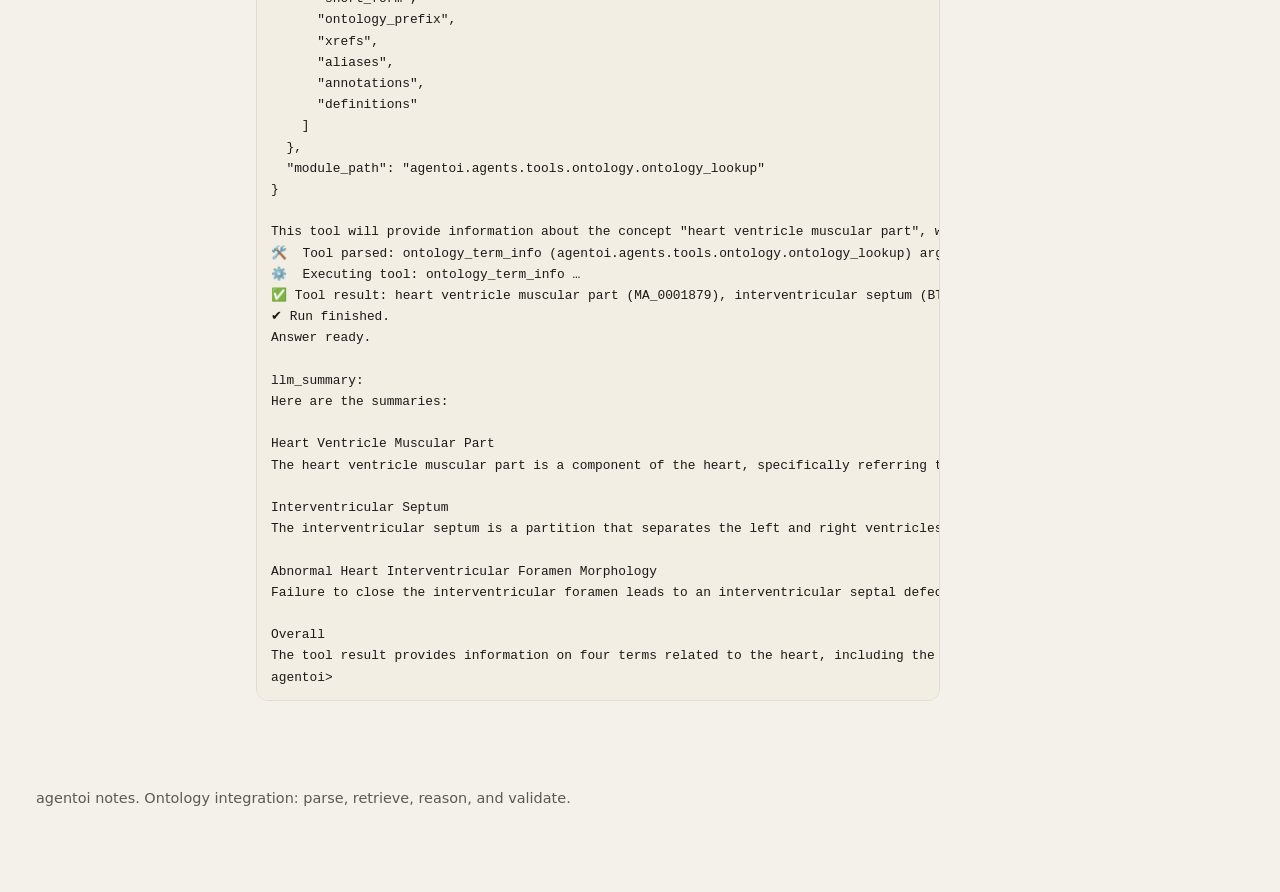
<file: chat-log.html>
<!DOCTYPE html>
<html lang="en">
<head>
<meta charset="utf-8">
<meta name="viewport" content="width=device-width, initial-scale=1">
<title>What is the heart part of? — agentoi</title>
<meta name="description" content="A local chat over the adult mouse anatomy ontology.">
<link rel="stylesheet" href="style.css">
</head>
<body>
<a class="skip" href="#content">Skip to content</a>
<header class="top">
  <a class="brand" href="index.html">agentoi</a>
  <label class="nav-button" for="nav-toggle">Menu</label>
</header>
<input id="nav-toggle" class="nav-toggle" type="checkbox">
<div class="layout">
<nav class="nav">
<a class="brand-desk" href="index.html">agentoi</a><a href="index.html">Overview</a><a href="getting-started.html">Getting started</a><a href="architecture.html">Architecture</a><a href="api.html">API</a><a href="experiments.html">Experiments</a><a href="reference.html">Reference</a>
</nav>
<main id="content">
<p class="kicker">Demo</p>
<h1>What is the heart part of?</h1>
<p class="lede">A local chat over the adult mouse anatomy ontology.</p>
<p>Local <code>llama3.1</code> chat over <code>data/MouseHuman/mouse.owl</code>.</p>
    <pre><code>LLM_MODEL=ollama:llama3.1 agentoi chat data/MouseHuman/mouse.owl</code></pre>
    <pre><code>Loaded swift-bison-3418: 3089 concepts, 3202 relations.
The first question builds embeddings, saves them, and later runs reuse that memory.
Delete saved embeddings with: agentoi memory clear data/MouseHuman/mouse.owl
Progress is shown below. Type 'exit' to stop.
agentoi> What is the heart part of?
Building the concept graph from 3089 concepts.
Loading the text embedding model. The first run may download it.
Learning graph structure embeddings.
Embedding concepts: 3089/3089
Embedded 3089 concepts.
Saved 3089 concept embeddings to results/memory/mouse-plain-93756393d6306c8f.
Connecting to ollama:llama3.1.
Retrieving concepts related to the question.
Asking ollama:llama3.1. Waiting for the model to answer.
▶ Run d7fb9bdd-73d1-4e73-9f57-c2919b363b75 started
🧠 LLM request → llama3.1: You are given an ontology developing task and a list of available tools.
- Task: QUERY: What is the heart part of?
RELEVANT CONCEPT CLUSTERS:
1. heart ventricle muscular part
2. right ventricle muscular part
3. heart right atrium
4. heart right ventricle
5. cardiac muscle
6. heart apex
7. left ventricle muscular part
8. heart ventricle
9. heart valve
10. fourth ventricle
KEY RELATIONS (within top-k):
- heart right ventricle  --(2.0)-->  heart ventricle
- left ventricle muscular part  --(2.0)-->  heart ventricle muscular part
- right ventricle muscular part  --(2.0)-->  heart ventricle muscular part
TASK: Using the above concept clusters and relations as contextual guidance, answer the user query precisely. Prefer concepts and relations that appear in the RELEVANT CONCEPT CLUSTERS and KEY RELATIONS. Cite specific terms.
- Tools list: {"ontology_term_info": {"tool_name": "ontology_term_info", "module_path": "agentoi.agents.tools.ontology.ontology_lookup", "tool_type": "module", "arguments": {"term": ["head"], "ontologies": [], "exact": false, "max_results": 5, "include_fields": ["label", "synonyms", "description", "iri", "short_form", "ontology_prefix", "xrefs", "aliases", "annotations", "definitions"]}, "aliases": []}, "search_term_context": {"tool_name": "search_term_context", "module_path": "agentoi.agents.tools.website.website_lookup", "tool_type": "module", "arguments": {"term": ["mouse", "head", "anatomy"], "top_k": 5, "site_filters": [], "include_wikipedia": true, "region": null, "time_range": null, "max_chars": 4000}, "aliases": []}, "search_knowledge_graph": {"tool_name": "search_knowledge_graph", "module_path": "agentoi.agents.tools.knowledge_graph.knowledge_graph_lookup", "tool_type": "module", "arguments": {"term": ["heart septum"], "top_k": 5, "include_public": null, "only_kgs": null, "max_merged": null, "opts": null}, "aliases": []}}
------------------------
Instructions:
- Answer naturally if no tool is required.
- For ontology labels, synonyms, descriptions, or aliases, use ontology_term_info.
- For a general web lookup, use search_term_context.
- When using a tool, return only a JSON object with tool_name, tool_type, arguments, and module_path.
- Do not invent arguments or fields.
🧠 LLM response: To answer the user query "What is the heart part of?", I will look for relevant concepts in the provided concept clusters.

From the RELEVANT CONCEPT CLUSTERS, I see that there are several concepts related to the heart, such as "heart ventricle muscular part", "right ventricle muscular part", and "heart right atrium". However, none of these directly answer the question "What is the heart part of?".

Looking at the KEY RELATIONS, I notice a relation between "heart right ventricle" and "heart ventricle" with a confidence score of 2.0. This suggests that the heart right ventricle is a part of the heart ventricle.

Using this information, I will use the ontology_term_info tool to look up the concept "heart ventricle muscular part". Here is the JSON object:

{
  "tool_name": "ontology_term_info",
  "tool_type": "module",
  "arguments": {
    "term": ["heart ventricle muscular part"],
    "ontologies": [],
    "exact": false,
    "max_results": 5,
    "include_fields": [
      "label",
      "synonyms",
      "description",
      "iri",
      "short_form",
      "ontology_prefix",
      "xrefs",
      "aliases",
      "annotations",
      "definitions"
    ]
  },
  "module_path": "agentoi.agents.tools.ontology.ontology_lookup"
}

This tool will provide information about the concept "heart ventricle muscular part", which is likely to include a description of what it is a part of, if any.
🛠️  Tool parsed: ontology_term_info (agentoi.agents.tools.ontology.ontology_lookup) args={'term': ['heart ventricle muscular part'], 'ontologies': [], 'exact': False, 'max_results': 5, 'include_fields': ['label', 'synonyms', 'description', 'iri', 'short_form', 'ontology_prefix', 'xrefs', 'aliases', 'annotations', 'definitions']}
⚙️  Executing tool: ontology_term_info …
✅ Tool result: heart ventricle muscular part (MA_0001879), interventricular septum (BTO_0002483), abnormal heart interventricular foramen morphology (MP_0031565, also UPHENO). Source: ols4. Count: 4.
✔ Run finished.
Answer ready.

llm_summary:
Here are the summaries:

Heart Ventricle Muscular Part
The heart ventricle muscular part is a component of the heart, specifically referring to the muscular portion of the ventricles. It has an IRI of http://purl.obolibrary.org/obo/MA_0001879.

Interventricular Septum
The interventricular septum is a partition that separates the left and right ventricles, consisting of both muscular and membranous parts. It has an IRI of http://purl.obolibrary.org/obo/BTO_0002483.

Abnormal Heart Interventricular Foramen Morphology
Failure to close the interventricular foramen leads to an interventricular septal defect known as a patent interventricular foramen. It has IRIs of http://purl.obolibrary.org/obo/MP_0031565 and is also listed under ontology prefix UPHENO.

Overall
The tool result provides information on four terms related to the heart, including the heart ventricle muscular part, interventricular septum, and abnormal heart interventricular foramen morphology.
agentoi></code></pre>
</main>
</div>
<footer class="site">agentoi notes. Ontology integration: parse, retrieve, reason, and validate.</footer>
</body>
</html>
</file>
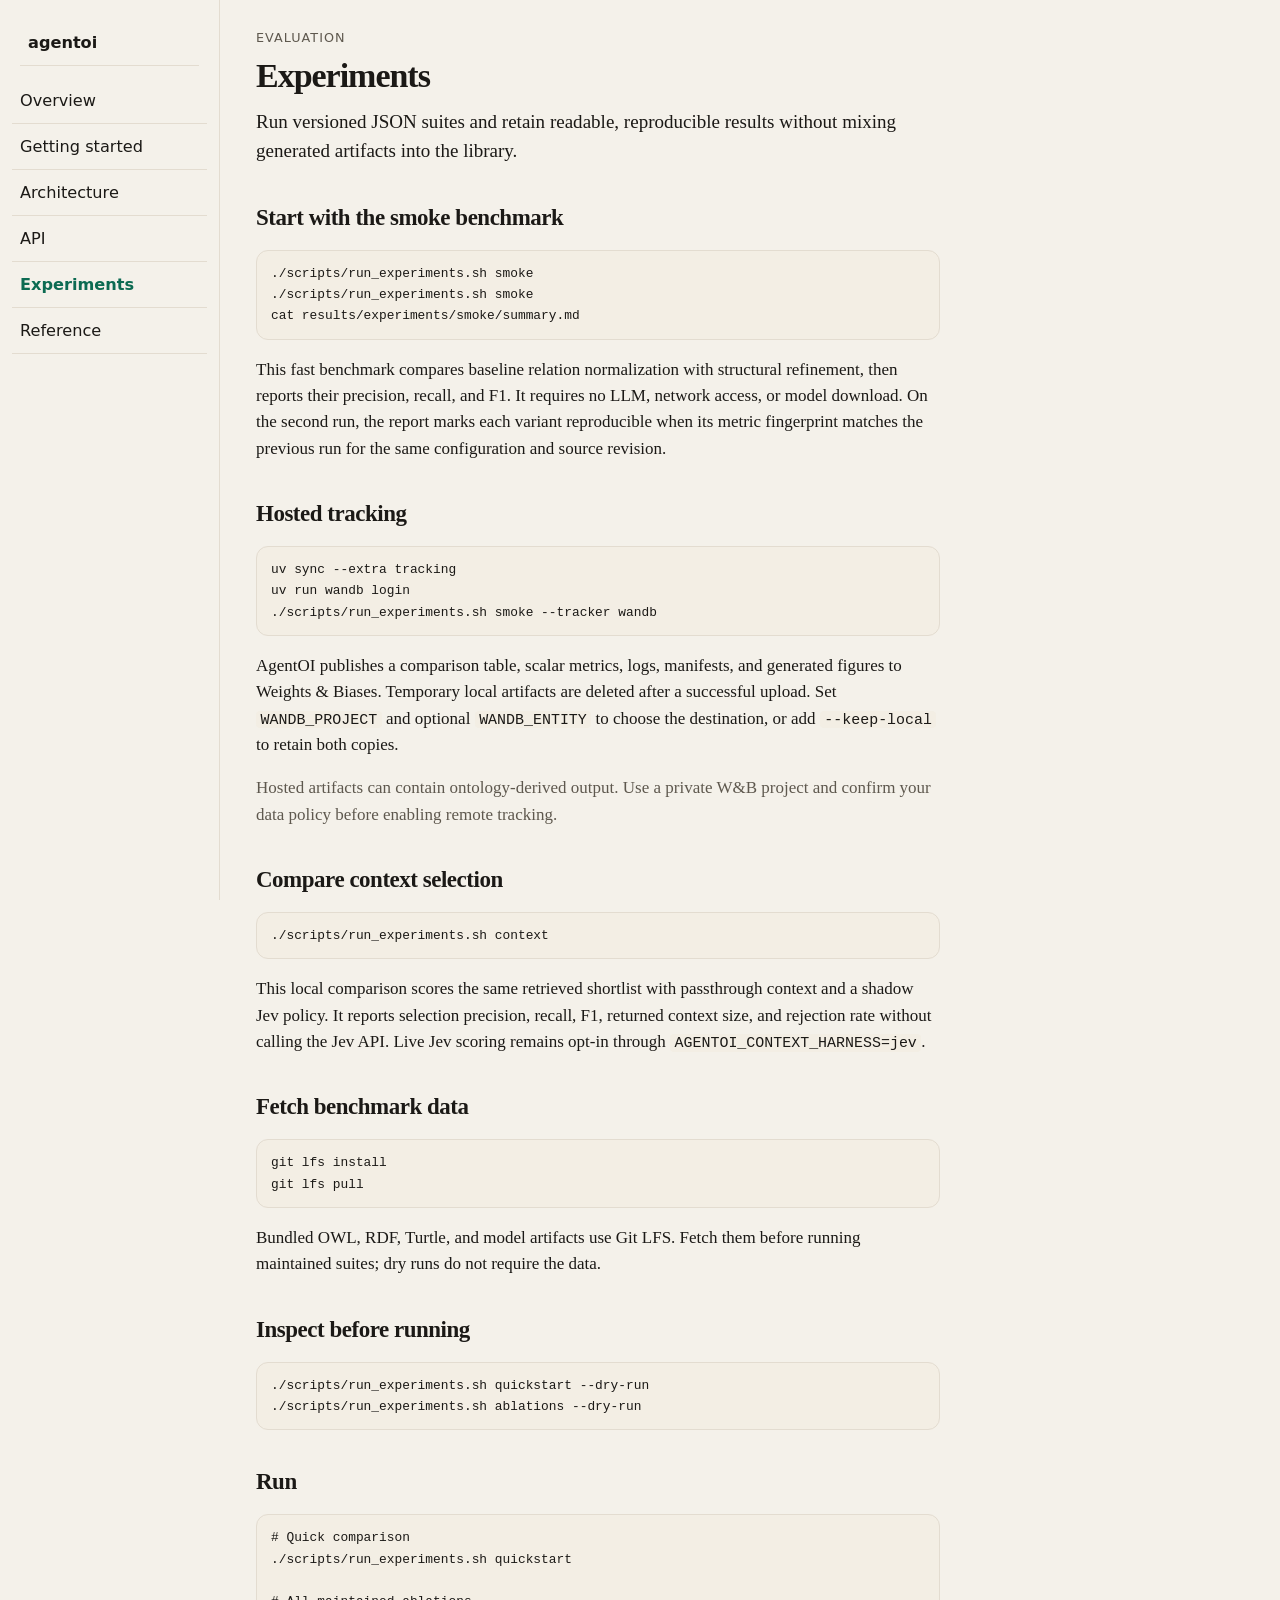
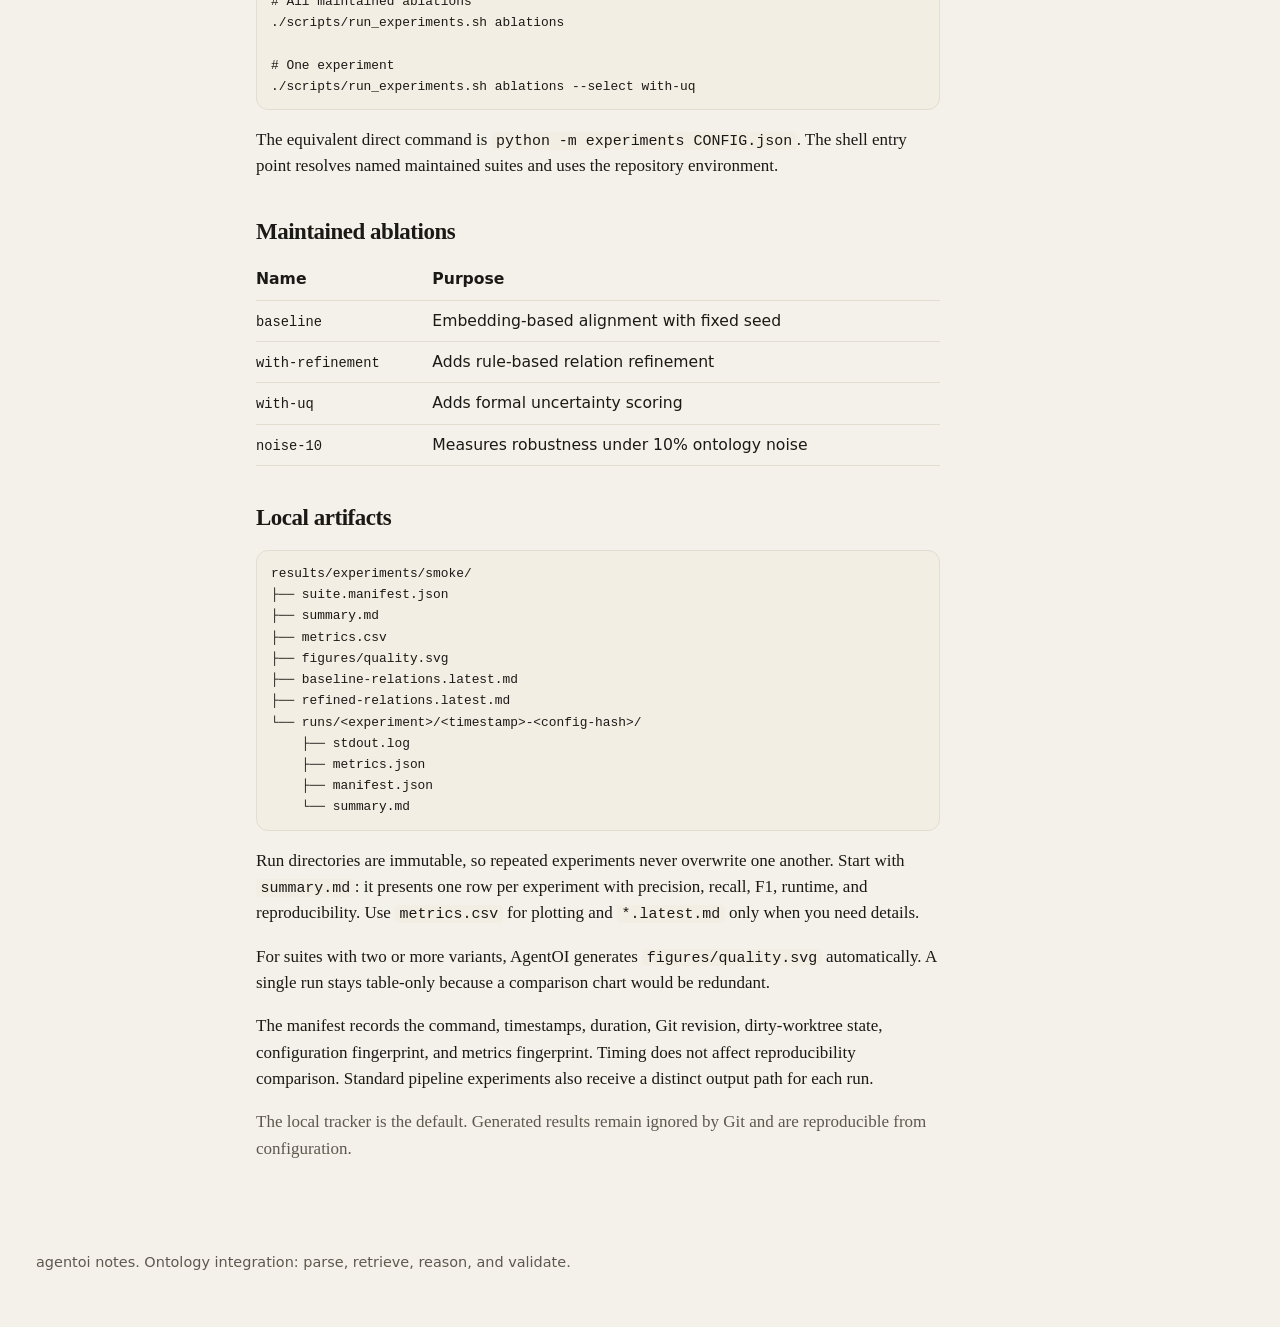
<file: experiments.html>
<!DOCTYPE html>
<html lang="en">
<head>
<meta charset="utf-8">
<meta name="viewport" content="width=device-width, initial-scale=1">
<title>Experiments — agentoi</title>
<meta name="description" content="Run a maintained suite and read the report.">
<link rel="stylesheet" href="style.css">
</head>
<body>
<a class="skip" href="#content">Skip to content</a>
<header class="top">
  <a class="brand" href="index.html">agentoi</a>
  <label class="nav-button" for="nav-toggle">Menu</label>
</header>
<input id="nav-toggle" class="nav-toggle" type="checkbox">
<div class="layout">
<nav class="nav">
<a class="brand-desk" href="index.html">agentoi</a><a href="index.html">Overview</a><a href="getting-started.html">Getting started</a><a href="architecture.html">Architecture</a><a href="api.html">API</a><a href="experiments.html" aria-current="page">Experiments</a><a href="reference.html">Reference</a>
</nav>
<main id="content">
<p class="kicker">Evaluation</p>
<h1>Experiments</h1>
<p class="lede">Run versioned JSON suites and retain readable, reproducible results without mixing generated artifacts into the library.</p>
<h2>Start with the smoke benchmark</h2>
    <pre><code>./scripts/run_experiments.sh smoke
./scripts/run_experiments.sh smoke
cat results/experiments/smoke/summary.md</code></pre>
    <p>This fast benchmark compares baseline relation normalization with structural refinement, then reports their precision, recall, and F1. It requires no LLM, network access, or model download. On the second run, the report marks each variant reproducible when its metric fingerprint matches the previous run for the same configuration and source revision.</p>

    <h2>Hosted tracking</h2>
    <pre><code>uv sync --extra tracking
uv run wandb login
./scripts/run_experiments.sh smoke --tracker wandb</code></pre>
    <p>AgentOI publishes a comparison table, scalar metrics, logs, manifests, and generated figures to Weights &amp; Biases. Temporary local artifacts are deleted after a successful upload. Set <code>WANDB_PROJECT</code> and optional <code>WANDB_ENTITY</code> to choose the destination, or add <code>--keep-local</code> to retain both copies.</p>
    <p class="note">Hosted artifacts can contain ontology-derived output. Use a private W&amp;B project and confirm your data policy before enabling remote tracking.</p>

    <h2>Compare context selection</h2>
    <pre><code>./scripts/run_experiments.sh context</code></pre>
    <p>This local comparison scores the same retrieved shortlist with passthrough context and a shadow Jev policy. It reports selection precision, recall, F1, returned context size, and rejection rate without calling the Jev API. Live Jev scoring remains opt-in through <code>AGENTOI_CONTEXT_HARNESS=jev</code>.</p>

    <h2>Fetch benchmark data</h2>
    <pre><code>git lfs install
git lfs pull</code></pre>
    <p>Bundled OWL, RDF, Turtle, and model artifacts use Git LFS. Fetch them before running maintained suites; dry runs do not require the data.</p>

    <h2>Inspect before running</h2>
    <pre><code>./scripts/run_experiments.sh quickstart --dry-run
./scripts/run_experiments.sh ablations --dry-run</code></pre>

    <h2>Run</h2>
    <pre><code># Quick comparison
./scripts/run_experiments.sh quickstart

# All maintained ablations
./scripts/run_experiments.sh ablations

# One experiment
./scripts/run_experiments.sh ablations --select with-uq</code></pre>

    <p>The equivalent direct command is <code>python -m experiments CONFIG.json</code>. The shell entry point resolves named maintained suites and uses the repository environment.</p>

    <h2>Maintained ablations</h2>
    <table>
      <tr><th>Name</th><th>Purpose</th></tr>
      <tr><td><code>baseline</code></td><td>Embedding-based alignment with fixed seed</td></tr>
      <tr><td><code>with-refinement</code></td><td>Adds rule-based relation refinement</td></tr>
      <tr><td><code>with-uq</code></td><td>Adds formal uncertainty scoring</td></tr>
      <tr><td><code>noise-10</code></td><td>Measures robustness under 10% ontology noise</td></tr>
    </table>

    <h2>Local artifacts</h2>
    <pre><code>results/experiments/smoke/
├── suite.manifest.json
├── summary.md
├── metrics.csv
├── figures/quality.svg
├── baseline-relations.latest.md
├── refined-relations.latest.md
└── runs/&lt;experiment&gt;/&lt;timestamp&gt;-&lt;config-hash&gt;/
    ├── stdout.log
    ├── metrics.json
    ├── manifest.json
    └── summary.md</code></pre>
    <p>Run directories are immutable, so repeated experiments never overwrite one another. Start with <code>summary.md</code>: it presents one row per experiment with precision, recall, F1, runtime, and reproducibility. Use <code>metrics.csv</code> for plotting and <code>*.latest.md</code> only when you need details.</p>
    <p>For suites with two or more variants, AgentOI generates <code>figures/quality.svg</code> automatically. A single run stays table-only because a comparison chart would be redundant.</p>
    <p>The manifest records the command, timestamps, duration, Git revision, dirty-worktree state, configuration fingerprint, and metrics fingerprint. Timing does not affect reproducibility comparison. Standard pipeline experiments also receive a distinct output path for each run.</p>
    <p class="note">The local tracker is the default. Generated results remain ignored by Git and are reproducible from configuration.</p>
</main>
</div>
<footer class="site">agentoi notes. Ontology integration: parse, retrieve, reason, and validate.</footer>
</body>
</html>
</file>
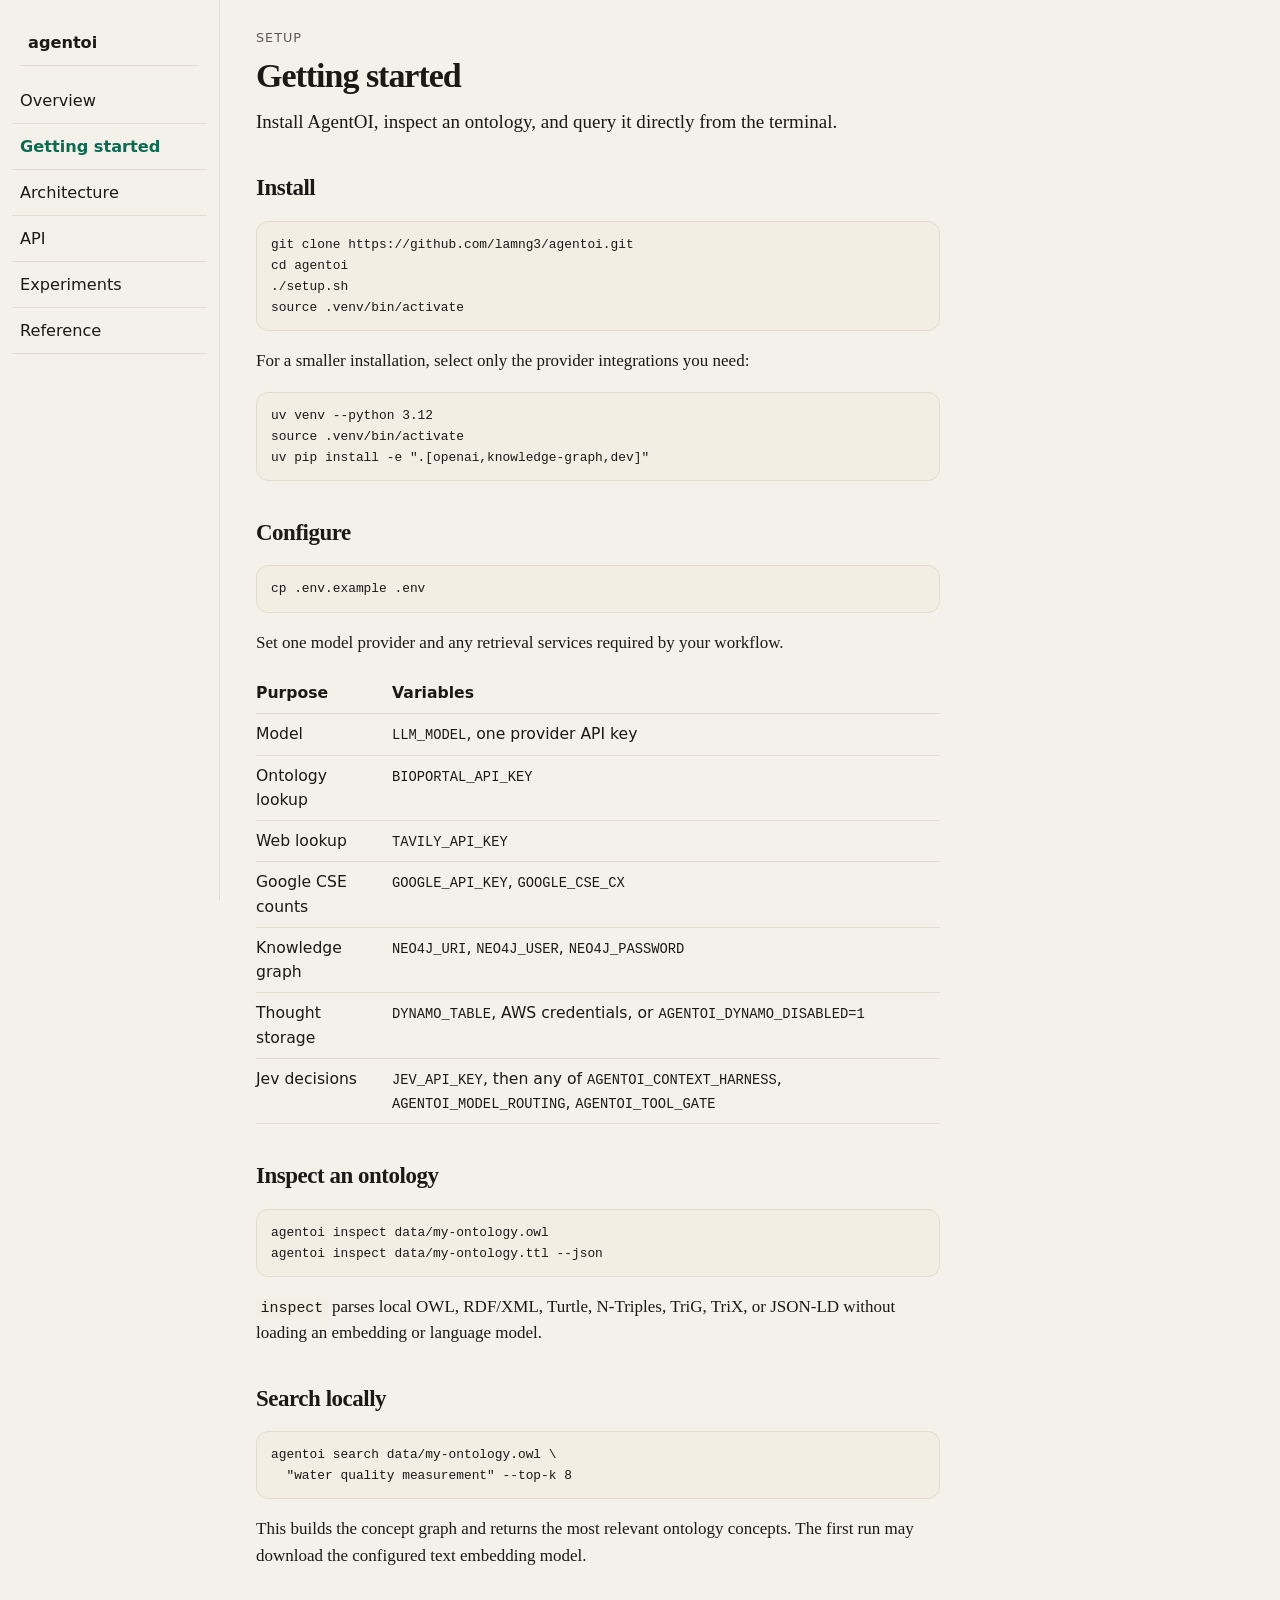
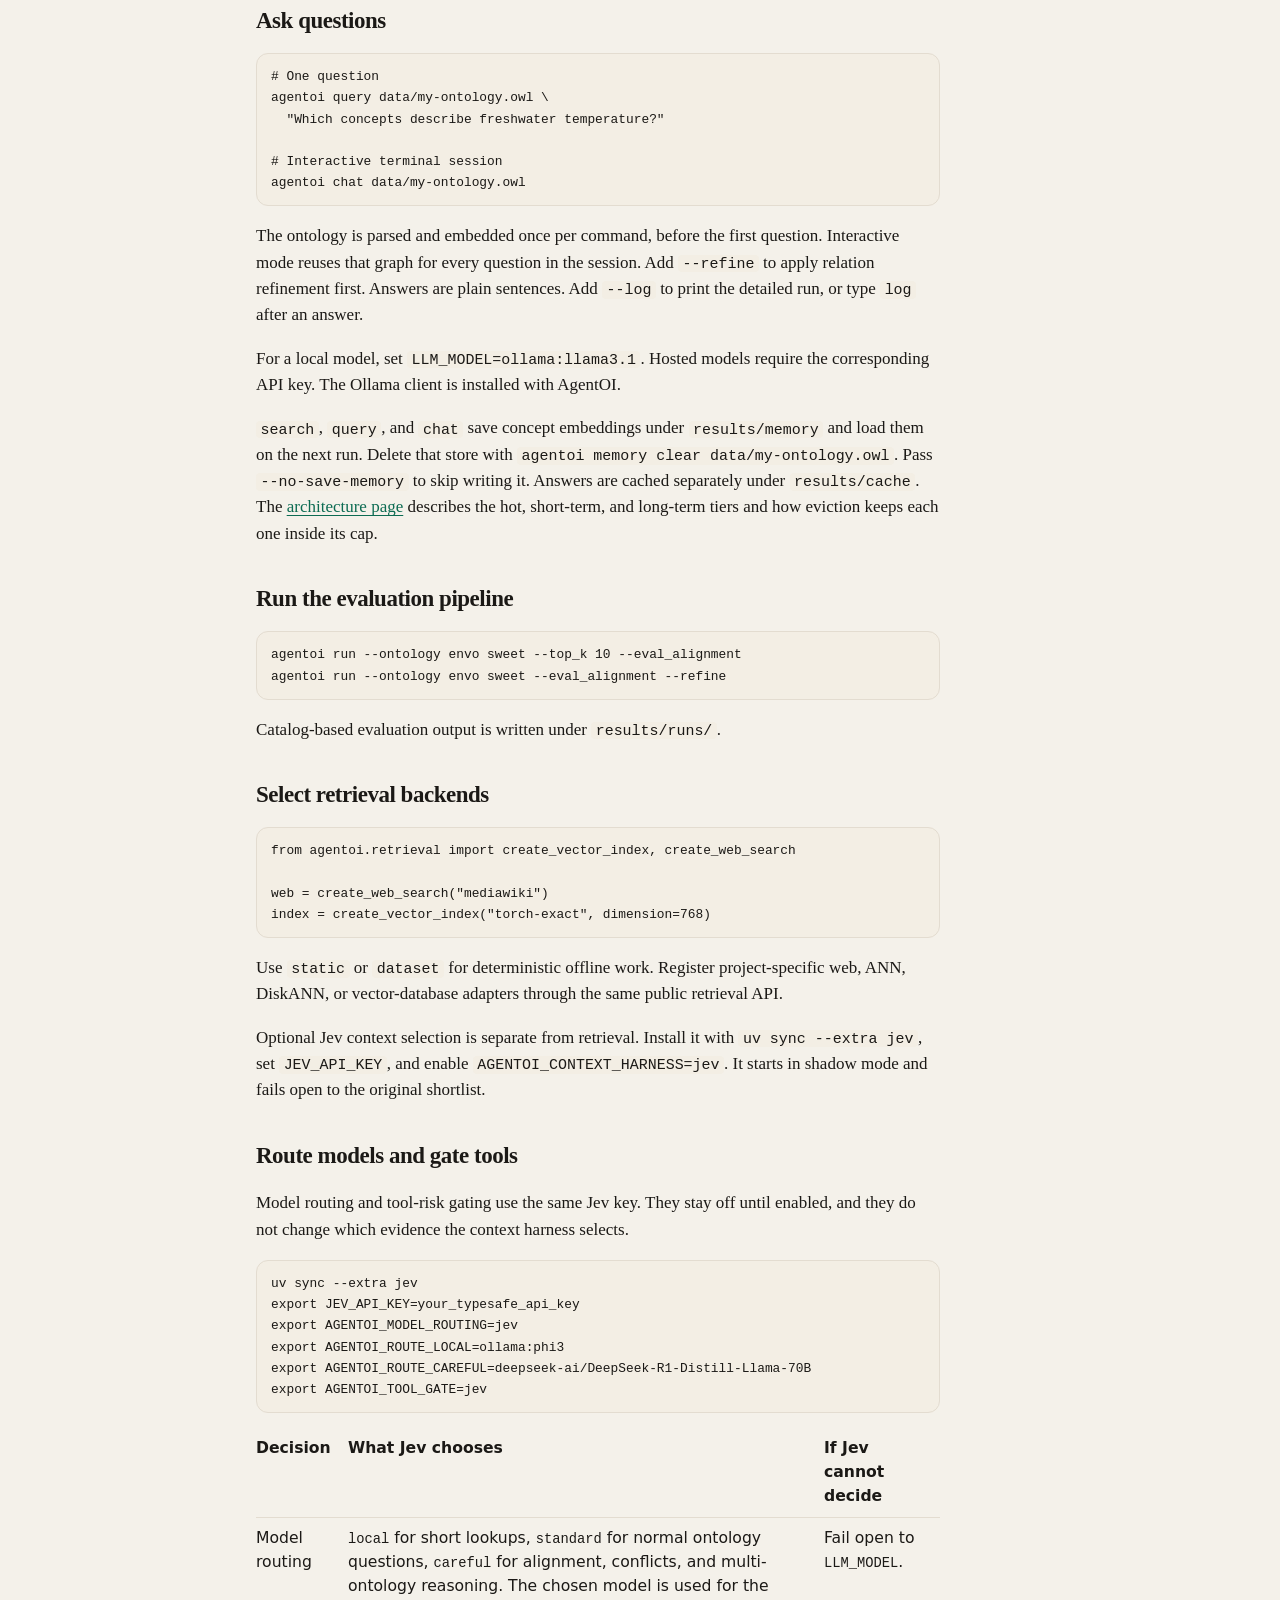
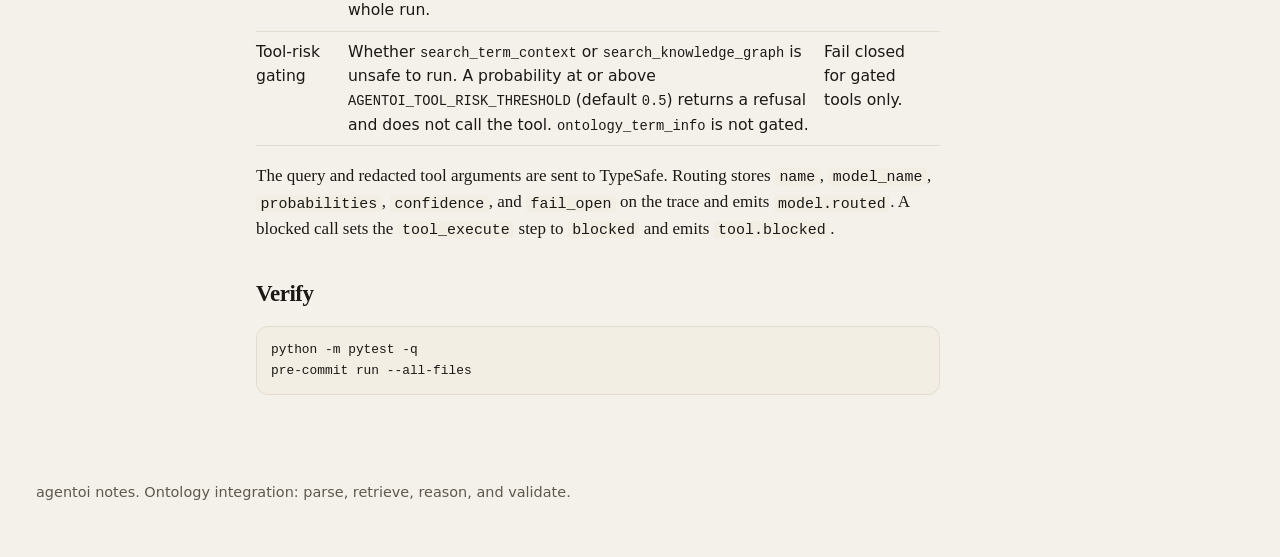
<file: getting-started.html>
<!DOCTYPE html>
<html lang="en">
<head>
<meta charset="utf-8">
<meta name="viewport" content="width=device-width, initial-scale=1">
<title>Getting started — agentoi</title>
<meta name="description" content="Install AgentOI, inspect an ontology, and ask it a question.">
<link rel="stylesheet" href="style.css">
</head>
<body>
<a class="skip" href="#content">Skip to content</a>
<header class="top">
  <a class="brand" href="index.html">agentoi</a>
  <label class="nav-button" for="nav-toggle">Menu</label>
</header>
<input id="nav-toggle" class="nav-toggle" type="checkbox">
<div class="layout">
<nav class="nav">
<a class="brand-desk" href="index.html">agentoi</a><a href="index.html">Overview</a><a href="getting-started.html" aria-current="page">Getting started</a><a href="architecture.html">Architecture</a><a href="api.html">API</a><a href="experiments.html">Experiments</a><a href="reference.html">Reference</a>
</nav>
<main id="content">
<p class="kicker">Setup</p>
<h1>Getting started</h1>
<p class="lede">Install AgentOI, inspect an ontology, and query it directly from the terminal.</p>
<h2>Install</h2>
    <pre><code>git clone https://github.com/lamng3/agentoi.git
cd agentoi
./setup.sh
source .venv/bin/activate</code></pre>
    <p>For a smaller installation, select only the provider integrations you need:</p>
    <pre><code>uv venv --python 3.12
source .venv/bin/activate
uv pip install -e ".[openai,knowledge-graph,dev]"</code></pre>

    <h2>Configure</h2>
    <pre><code>cp .env.example .env</code></pre>
    <p>Set one model provider and any retrieval services required by your workflow.</p>
    <table>
      <tr><th>Purpose</th><th>Variables</th></tr>
      <tr><td>Model</td><td><code>LLM_MODEL</code>, one provider API key</td></tr>
      <tr><td>Ontology lookup</td><td><code>BIOPORTAL_API_KEY</code></td></tr>
      <tr><td>Web lookup</td><td><code>TAVILY_API_KEY</code></td></tr>
      <tr><td>Google CSE counts</td><td><code>GOOGLE_API_KEY</code>, <code>GOOGLE_CSE_CX</code></td></tr>
      <tr><td>Knowledge graph</td><td><code>NEO4J_URI</code>, <code>NEO4J_USER</code>, <code>NEO4J_PASSWORD</code></td></tr>
      <tr><td>Thought storage</td><td><code>DYNAMO_TABLE</code>, AWS credentials, or <code>AGENTOI_DYNAMO_DISABLED=1</code></td></tr>
      <tr><td>Jev decisions</td><td><code>JEV_API_KEY</code>, then any of <code>AGENTOI_CONTEXT_HARNESS</code>, <code>AGENTOI_MODEL_ROUTING</code>, <code>AGENTOI_TOOL_GATE</code></td></tr>
    </table>

    <h2>Inspect an ontology</h2>
    <pre><code>agentoi inspect data/my-ontology.owl
agentoi inspect data/my-ontology.ttl --json</code></pre>
    <p><code>inspect</code> parses local OWL, RDF/XML, Turtle, N-Triples, TriG, TriX, or JSON-LD without loading an embedding or language model.</p>

    <h2>Search locally</h2>
    <pre><code>agentoi search data/my-ontology.owl \
  "water quality measurement" --top-k 8</code></pre>
    <p>This builds the concept graph and returns the most relevant ontology concepts. The first run may download the configured text embedding model.</p>

    <h2>Ask questions</h2>
    <pre><code># One question
agentoi query data/my-ontology.owl \
  "Which concepts describe freshwater temperature?"

# Interactive terminal session
agentoi chat data/my-ontology.owl</code></pre>
    <p>The ontology is parsed and embedded once per command, before the first question. Interactive mode reuses that graph for every question in the session. Add <code>--refine</code> to apply relation refinement first. Answers are plain sentences. Add <code>--log</code> to print the detailed run, or type <code>log</code> after an answer.</p>
    <p>For a local model, set <code>LLM_MODEL=ollama:llama3.1</code>. Hosted models require the corresponding API key. The Ollama client is installed with AgentOI.</p>
    <p><code>search</code>, <code>query</code>, and <code>chat</code> save concept embeddings under <code>results/memory</code> and load them on the next run. Delete that store with <code>agentoi memory clear data/my-ontology.owl</code>. Pass <code>--no-save-memory</code> to skip writing it. Answers are cached separately under <code>results/cache</code>. The <a href="architecture.html">architecture page</a> describes the hot, short-term, and long-term tiers and how eviction keeps each one inside its cap.</p>

    <h2>Run the evaluation pipeline</h2>
    <pre><code>agentoi run --ontology envo sweet --top_k 10 --eval_alignment
agentoi run --ontology envo sweet --eval_alignment --refine</code></pre>
    <p>Catalog-based evaluation output is written under <code>results/runs/</code>.</p>

    <h2>Select retrieval backends</h2>
    <pre><code>from agentoi.retrieval import create_vector_index, create_web_search

web = create_web_search("mediawiki")
index = create_vector_index("torch-exact", dimension=768)</code></pre>
    <p>Use <code>static</code> or <code>dataset</code> for deterministic offline work. Register project-specific web, ANN, DiskANN, or vector-database adapters through the same public retrieval API.</p>
    <p>Optional Jev context selection is separate from retrieval. Install it with <code>uv sync --extra jev</code>, set <code>JEV_API_KEY</code>, and enable <code>AGENTOI_CONTEXT_HARNESS=jev</code>. It starts in shadow mode and fails open to the original shortlist.</p>

    <h2>Route models and gate tools</h2>
    <p>Model routing and tool-risk gating use the same Jev key. They stay off until enabled, and they do not change which evidence the context harness selects.</p>
    <pre><code>uv sync --extra jev
export JEV_API_KEY=your_typesafe_api_key
export AGENTOI_MODEL_ROUTING=jev
export AGENTOI_ROUTE_LOCAL=ollama:phi3
export AGENTOI_ROUTE_CAREFUL=deepseek-ai/DeepSeek-R1-Distill-Llama-70B
export AGENTOI_TOOL_GATE=jev</code></pre>
    <table>
      <tr><th>Decision</th><th>What Jev chooses</th><th>If Jev cannot decide</th></tr>
      <tr><td>Model routing</td><td><code>local</code> for short lookups, <code>standard</code> for normal ontology questions, <code>careful</code> for alignment, conflicts, and multi-ontology reasoning. The chosen model is used for the whole run.</td><td>Fail open to <code>LLM_MODEL</code>.</td></tr>
      <tr><td>Tool-risk gating</td><td>Whether <code>search_term_context</code> or <code>search_knowledge_graph</code> is unsafe to run. A probability at or above <code>AGENTOI_TOOL_RISK_THRESHOLD</code> (default <code>0.5</code>) returns a refusal and does not call the tool. <code>ontology_term_info</code> is not gated.</td><td>Fail closed for gated tools only.</td></tr>
    </table>
    <p>The query and redacted tool arguments are sent to TypeSafe. Routing stores <code>name</code>, <code>model_name</code>, <code>probabilities</code>, <code>confidence</code>, and <code>fail_open</code> on the trace and emits <code>model.routed</code>. A blocked call sets the <code>tool_execute</code> step to <code>blocked</code> and emits <code>tool.blocked</code>.</p>

    <h2>Verify</h2>
    <pre><code>python -m pytest -q
pre-commit run --all-files</code></pre>
</main>
</div>
<footer class="site">agentoi notes. Ontology integration: parse, retrieve, reason, and validate.</footer>
</body>
</html>
</file>
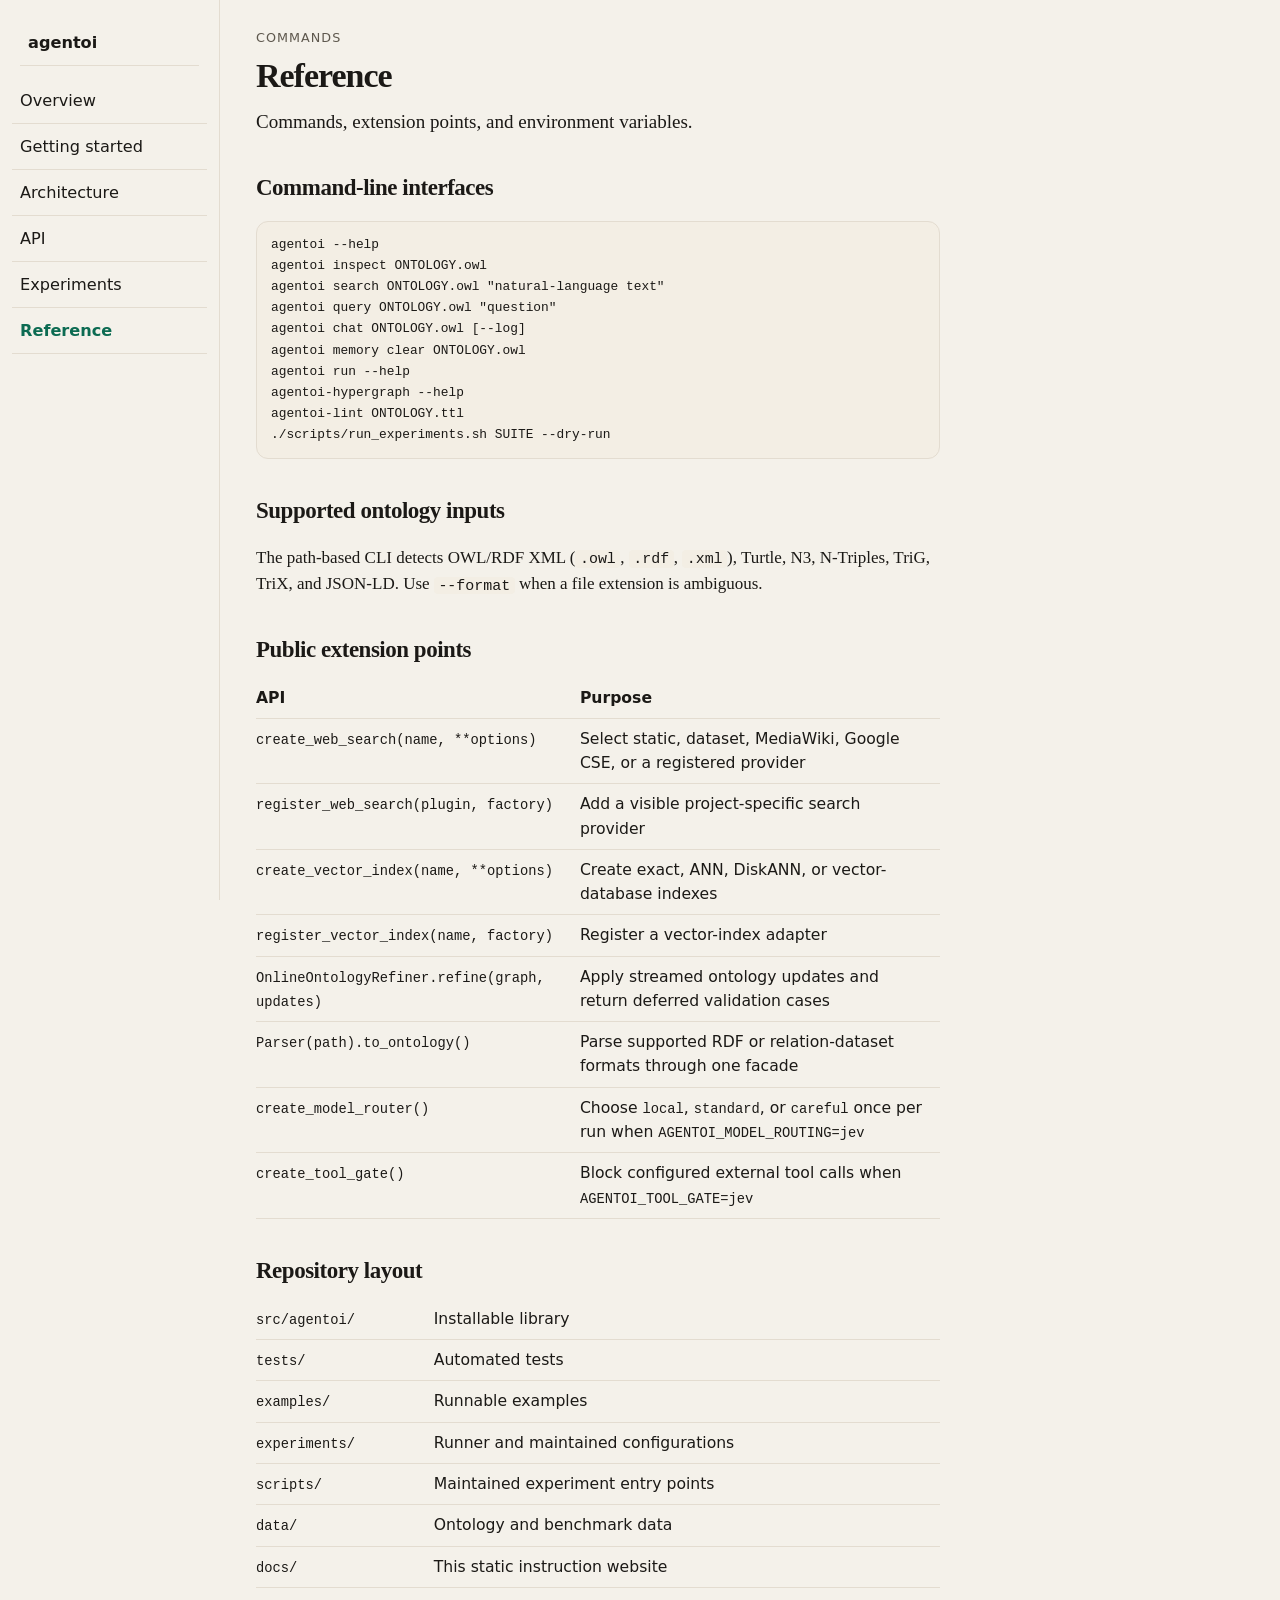
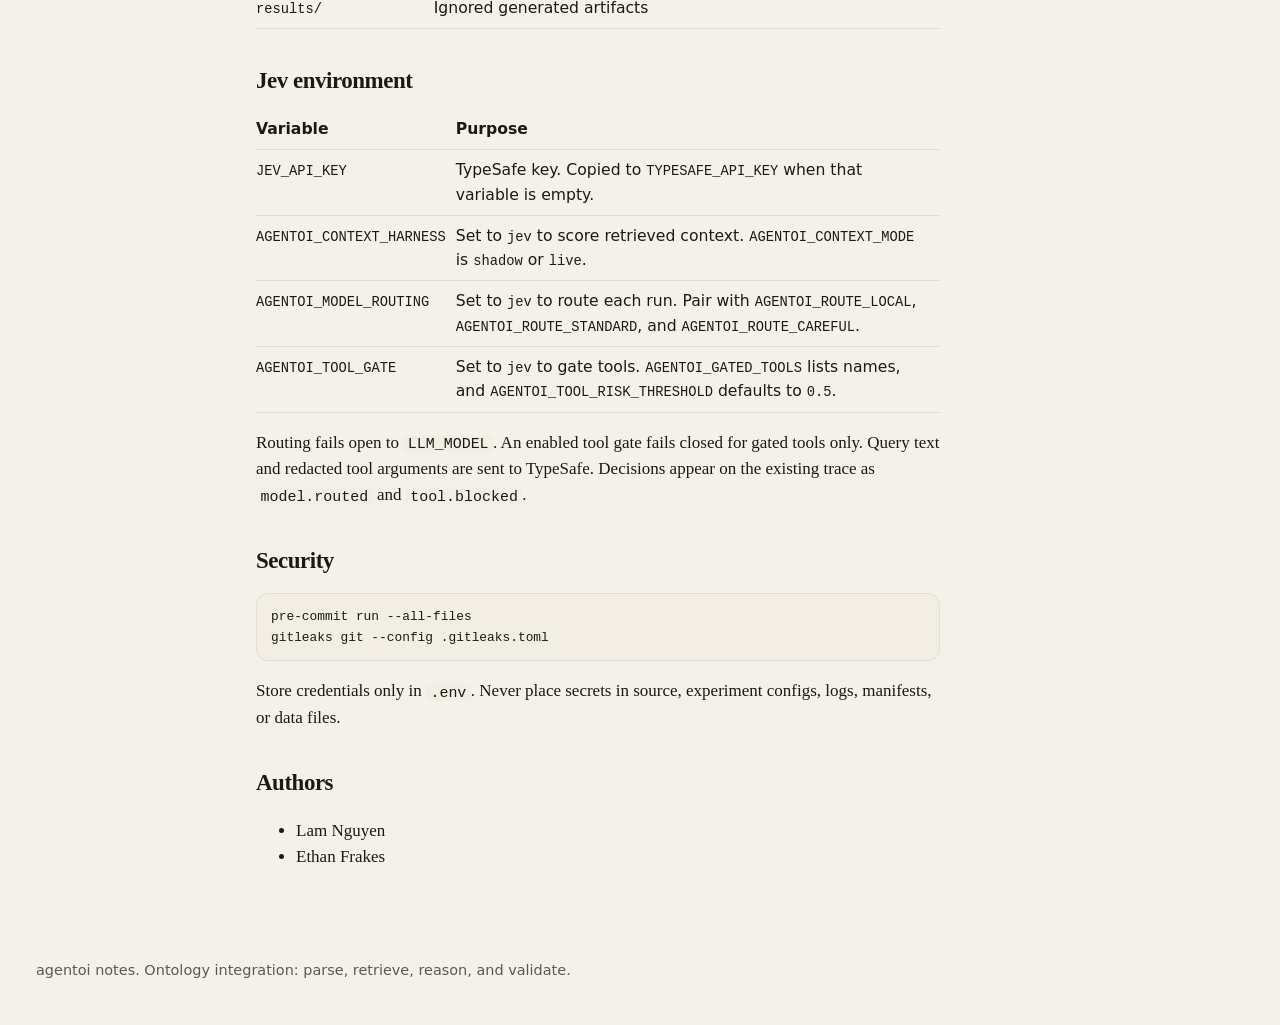
<file: reference.html>
<!DOCTYPE html>
<html lang="en">
<head>
<meta charset="utf-8">
<meta name="viewport" content="width=device-width, initial-scale=1">
<title>Reference — agentoi</title>
<meta name="description" content="Commands, extension points, and environment variables.">
<link rel="stylesheet" href="style.css">
</head>
<body>
<a class="skip" href="#content">Skip to content</a>
<header class="top">
  <a class="brand" href="index.html">agentoi</a>
  <label class="nav-button" for="nav-toggle">Menu</label>
</header>
<input id="nav-toggle" class="nav-toggle" type="checkbox">
<div class="layout">
<nav class="nav">
<a class="brand-desk" href="index.html">agentoi</a><a href="index.html">Overview</a><a href="getting-started.html">Getting started</a><a href="architecture.html">Architecture</a><a href="api.html">API</a><a href="experiments.html">Experiments</a><a href="reference.html" aria-current="page">Reference</a>
</nav>
<main id="content">
<p class="kicker">Commands</p>
<h1>Reference</h1>
<p class="lede">Commands, extension points, and environment variables.</p>
<h2>Command-line interfaces</h2>
    <pre><code>agentoi --help
agentoi inspect ONTOLOGY.owl
agentoi search ONTOLOGY.owl "natural-language text"
agentoi query ONTOLOGY.owl "question"
agentoi chat ONTOLOGY.owl [--log]
agentoi memory clear ONTOLOGY.owl
agentoi run --help
agentoi-hypergraph --help
agentoi-lint ONTOLOGY.ttl
./scripts/run_experiments.sh SUITE --dry-run</code></pre>

    <h2>Supported ontology inputs</h2>
    <p>The path-based CLI detects OWL/RDF XML (<code>.owl</code>, <code>.rdf</code>, <code>.xml</code>), Turtle, N3, N-Triples, TriG, TriX, and JSON-LD. Use <code>--format</code> when a file extension is ambiguous.</p>

    <h2>Public extension points</h2>
    <table>
      <tr><th>API</th><th>Purpose</th></tr>
      <tr><td><code>create_web_search(name, **options)</code></td><td>Select static, dataset, MediaWiki, Google CSE, or a registered provider</td></tr>
      <tr><td><code>register_web_search(plugin, factory)</code></td><td>Add a visible project-specific search provider</td></tr>
      <tr><td><code>create_vector_index(name, **options)</code></td><td>Create exact, ANN, DiskANN, or vector-database indexes</td></tr>
      <tr><td><code>register_vector_index(name, factory)</code></td><td>Register a vector-index adapter</td></tr>
      <tr><td><code>OnlineOntologyRefiner.refine(graph, updates)</code></td><td>Apply streamed ontology updates and return deferred validation cases</td></tr>
      <tr><td><code>Parser(path).to_ontology()</code></td><td>Parse supported RDF or relation-dataset formats through one facade</td></tr>
      <tr><td><code>create_model_router()</code></td><td>Choose <code>local</code>, <code>standard</code>, or <code>careful</code> once per run when <code>AGENTOI_MODEL_ROUTING=jev</code></td></tr>
      <tr><td><code>create_tool_gate()</code></td><td>Block configured external tool calls when <code>AGENTOI_TOOL_GATE=jev</code></td></tr>
    </table>

    <h2>Repository layout</h2>
    <table>
      <tr><td><code>src/agentoi/</code></td><td>Installable library</td></tr>
      <tr><td><code>tests/</code></td><td>Automated tests</td></tr>
      <tr><td><code>examples/</code></td><td>Runnable examples</td></tr>
      <tr><td><code>experiments/</code></td><td>Runner and maintained configurations</td></tr>
      <tr><td><code>scripts/</code></td><td>Maintained experiment entry points</td></tr>
      <tr><td><code>data/</code></td><td>Ontology and benchmark data</td></tr>
      <tr><td><code>docs/</code></td><td>This static instruction website</td></tr>
      <tr><td><code>results/</code></td><td>Ignored generated artifacts</td></tr>
    </table>

    <h2>Jev environment</h2>
    <table>
      <tr><th>Variable</th><th>Purpose</th></tr>
      <tr><td><code>JEV_API_KEY</code></td><td>TypeSafe key. Copied to <code>TYPESAFE_API_KEY</code> when that variable is empty.</td></tr>
      <tr><td><code>AGENTOI_CONTEXT_HARNESS</code></td><td>Set to <code>jev</code> to score retrieved context. <code>AGENTOI_CONTEXT_MODE</code> is <code>shadow</code> or <code>live</code>.</td></tr>
      <tr><td><code>AGENTOI_MODEL_ROUTING</code></td><td>Set to <code>jev</code> to route each run. Pair with <code>AGENTOI_ROUTE_LOCAL</code>, <code>AGENTOI_ROUTE_STANDARD</code>, and <code>AGENTOI_ROUTE_CAREFUL</code>.</td></tr>
      <tr><td><code>AGENTOI_TOOL_GATE</code></td><td>Set to <code>jev</code> to gate tools. <code>AGENTOI_GATED_TOOLS</code> lists names, and <code>AGENTOI_TOOL_RISK_THRESHOLD</code> defaults to <code>0.5</code>.</td></tr>
    </table>
    <p>Routing fails open to <code>LLM_MODEL</code>. An enabled tool gate fails closed for gated tools only. Query text and redacted tool arguments are sent to TypeSafe. Decisions appear on the existing trace as <code>model.routed</code> and <code>tool.blocked</code>.</p>

    <h2>Security</h2>
    <pre><code>pre-commit run --all-files
gitleaks git --config .gitleaks.toml</code></pre>
    <p>Store credentials only in <code>.env</code>. Never place secrets in source, experiment configs, logs, manifests, or data files.</p>

    <h2>Authors</h2>
    <ul>
      <li>Lam Nguyen</li>
      <li>Ethan Frakes</li>
    </ul>
</main>
</div>
<footer class="site">agentoi notes. Ontology integration: parse, retrieve, reason, and validate.</footer>
</body>
</html>
</file>
<file: style.css>
:root {
  --bg: #f4f1ea;
  --paper: #fffcf7;
  --ink: #1b1916;
  --muted: #5e584e;
  --line: #e3dcd0;
  --accent: #0c6b52;
  --accent-ink: #084838;
  --today-bg: #e5f3ec;
  --today-ink: #0d4a36;
  --next-bg: #f8efe0;
  --next-ink: #6a4a12;
  --read-bg: #e8eef6;
  --read-ink: #1d3a5f;
  --code: #f3eee4;
  --shadow: 0 1px 0 rgba(28, 25, 21, 0.04);
  font-size: 17px;
}

* { box-sizing: border-box; }

html { scroll-behavior: smooth; }

body {
  margin: 0;
  background: var(--bg);
  color: var(--ink);
  font-family: "Iowan Old Style", "Palatino Linotype", Palatino, Georgia, serif;
  line-height: 1.55;
}

a { color: var(--accent); text-decoration-thickness: 1px; text-underline-offset: 0.15em; }
a:hover { color: var(--accent-ink); }

.skip {
  position: absolute;
  left: -999px;
  top: 0;
}
.skip:focus { left: 8px; top: 8px; background: var(--paper); padding: 8px; z-index: 5; }

.top {
  position: sticky;
  top: 0;
  z-index: 2;
  display: flex;
  align-items: center;
  gap: 12px;
  padding: 12px 16px;
  background: rgba(244, 241, 234, 0.94);
  border-bottom: 1px solid var(--line);
  backdrop-filter: blur(8px);
}

.brand {
  font-family: ui-sans-serif, system-ui, sans-serif;
  font-weight: 700;
  letter-spacing: -0.03em;
  color: var(--ink);
  text-decoration: none;
  font-size: 1.05rem;
}

.nav-toggle { display: none; }

.nav-button {
  margin-left: auto;
  font-family: ui-sans-serif, system-ui, sans-serif;
  font-size: 0.85rem;
  border: 1px solid var(--line);
  background: var(--paper);
  border-radius: 999px;
  padding: 6px 12px;
  cursor: pointer;
}

.nav {
  display: none;
  position: absolute;
  top: 100%;
  left: 0;
  right: 0;
  background: var(--paper);
  border-bottom: 1px solid var(--line);
  padding: 8px 12px 16px;
  max-height: 70vh;
  overflow: auto;
}

.nav a {
  display: block;
  padding: 10px 8px;
  color: var(--ink);
  text-decoration: none;
  font-family: ui-sans-serif, system-ui, sans-serif;
  font-size: 0.95rem;
  border-bottom: 1px solid var(--line);
}

.nav a[aria-current="page"] { color: var(--accent); font-weight: 650; }

@media (max-width: 959px) {
  #nav-toggle:checked ~ .layout .nav {
    display: block;
    position: static;
    max-height: none;
    border-bottom: 1px solid var(--line);
  }
}

.search {
  display: block;
  width: calc(100% - 16px);
  margin: 8px;
  padding: 10px 12px;
  border: 1px solid var(--line);
  border-radius: 10px;
  font: inherit;
  font-family: ui-sans-serif, system-ui, sans-serif;
  font-size: 1rem;
  background: var(--bg);
}

.layout {
  display: block;
}

main {
  max-width: 40rem;
  margin: 0 auto;
  padding: 28px 18px 72px;
}

.kicker {
  font-family: ui-sans-serif, system-ui, sans-serif;
  font-size: 0.75rem;
  letter-spacing: 0.08em;
  text-transform: uppercase;
  color: var(--muted);
  margin: 0 0 8px;
}

h1 {
  font-size: 2rem;
  line-height: 1.15;
  letter-spacing: -0.03em;
  margin: 0 0 12px;
}

.lede { font-size: 1.12rem; margin-top: 0; }

h2 {
  font-size: 1.35rem;
  letter-spacing: -0.02em;
  margin: 2rem 0 0.6rem;
  scroll-margin-top: 72px;
}

h3 {
  font-size: 1.08rem;
  margin: 1.4rem 0 0.4rem;
  scroll-margin-top: 72px;
}

p, li { overflow-wrap: anywhere; }

.toc {
  background: var(--paper);
  border: 1px solid var(--line);
  border-radius: 12px;
  padding: 12px 14px;
  margin: 18px 0 8px;
  box-shadow: var(--shadow);
}

.toc strong {
  display: block;
  font-family: ui-sans-serif, system-ui, sans-serif;
  font-size: 0.75rem;
  letter-spacing: 0.06em;
  text-transform: uppercase;
  color: var(--muted);
  margin-bottom: 6px;
}

.toc ol { margin: 0; padding-left: 1.2rem; }
.toc li { margin: 4px 0; }
.toc a { text-decoration: none; }

.callout {
  border-radius: 12px;
  padding: 12px 14px;
  margin: 14px 0;
}

.callout p:first-child { margin-top: 0; }
.callout p:last-child { margin-bottom: 0; }

.callout .label {
  font-family: ui-sans-serif, system-ui, sans-serif;
  font-size: 0.72rem;
  letter-spacing: 0.08em;
  text-transform: uppercase;
  font-weight: 700;
  display: block;
  margin-bottom: 4px;
}

.callout.today { background: var(--today-bg); color: var(--today-ink); }
.callout.next { background: var(--next-bg); color: var(--next-ink); }
.callout.read { background: var(--read-bg); color: var(--read-ink); }

pre {
  background: var(--code);
  border: 1px solid var(--line);
  border-radius: 12px;
  padding: 12px 14px;
  overflow-x: auto;
  font-size: 0.86rem;
  line-height: 1.45;
}

code {
  font-family: "SF Mono", ui-monospace, Menlo, Consolas, monospace;
  font-size: 0.88em;
}

p code, li code {
  background: var(--code);
  padding: 0.05em 0.3em;
  border-radius: 4px;
}

table {
  width: 100%;
  border-collapse: collapse;
  font-family: ui-sans-serif, system-ui, sans-serif;
  font-size: 0.92rem;
  display: block;
  overflow-x: auto;
}

th, td {
  text-align: left;
  vertical-align: top;
  border-bottom: 1px solid var(--line);
  padding: 8px 10px 8px 0;
}

.cards { display: grid; gap: 10px; margin: 16px 0; }

.card {
  display: block;
  background: var(--paper);
  border: 1px solid var(--line);
  border-radius: 12px;
  padding: 12px 14px;
  text-decoration: none;
  color: inherit;
}

.card strong { display: block; color: var(--ink); }
.card span { color: var(--muted); font-size: 0.95rem; }

footer.site {
  max-width: 40rem;
  margin: 0 auto;
  padding: 0 18px 40px;
  color: var(--muted);
  font-family: ui-sans-serif, system-ui, sans-serif;
  font-size: 0.85rem;
}

#results { list-style: none; padding: 0; }
#results li { margin: 8px 0; }

@media (min-width: 960px) {
  .nav-button { display: none; }
  .layout { display: grid; grid-template-columns: 220px 1fr; }
  .nav {
    display: block;
    position: sticky;
    top: 0;
    height: 100vh;
    max-height: none;
    overflow: auto;
    border-right: 1px solid var(--line);
    border-bottom: 0;
    background: transparent;
    padding: 20px 12px;
  }
  .top { display: none; }
  .nav .brand-desk {
    display: block;
    font-family: ui-sans-serif, system-ui, sans-serif;
    font-weight: 700;
    color: var(--ink);
    text-decoration: none;
    margin: 0 8px 12px;
  }
  main, footer.site { margin: 0; max-width: 44rem; padding-left: 36px; padding-right: 28px; }
  table { display: table; }
}

@media (max-width: 959px) {
  .nav .brand-desk { display: none; }
}

img { max-width: 100%; height: auto; }
.note { color: var(--muted); }
.eyebrow {
  font-family: ui-sans-serif, system-ui, sans-serif;
  font-size: 0.75rem;
  letter-spacing: 0.08em;
  text-transform: uppercase;
  color: var(--muted);
  margin: 1.4rem 0 4px;
}
</file>
